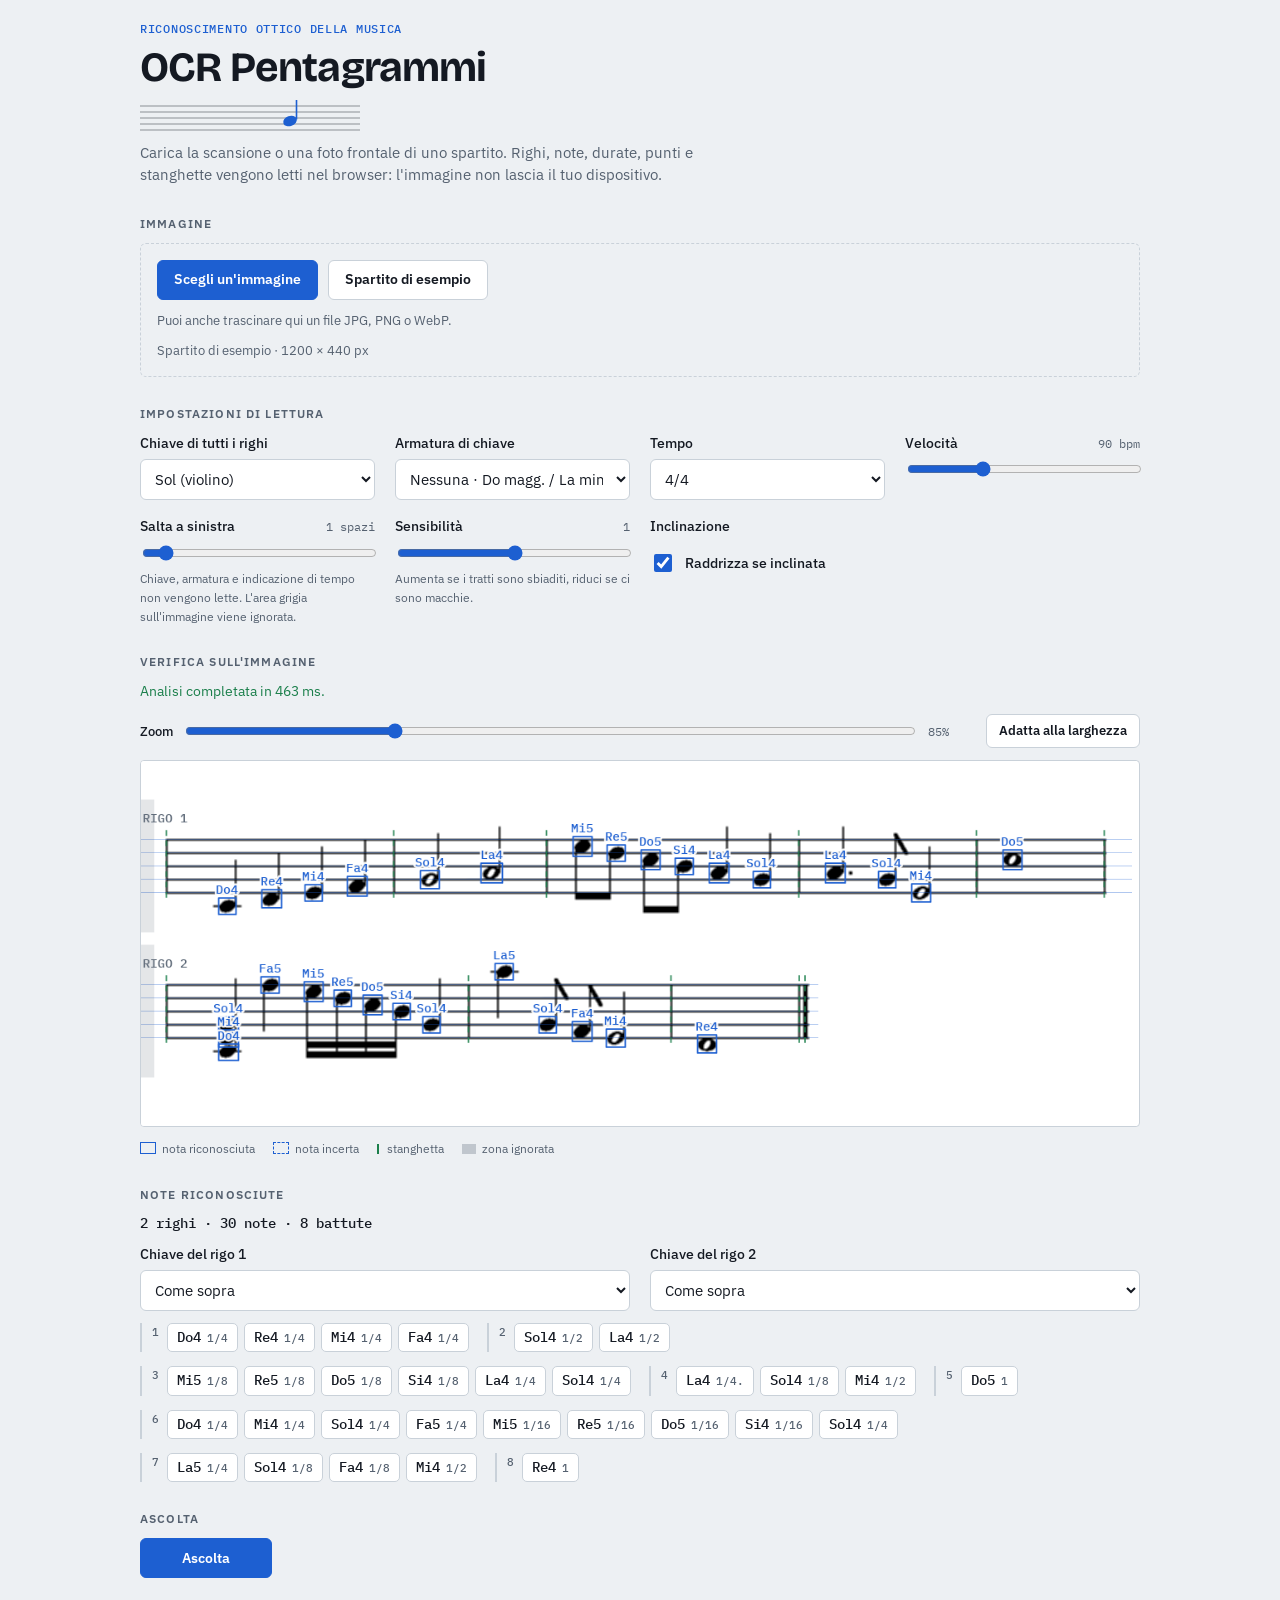
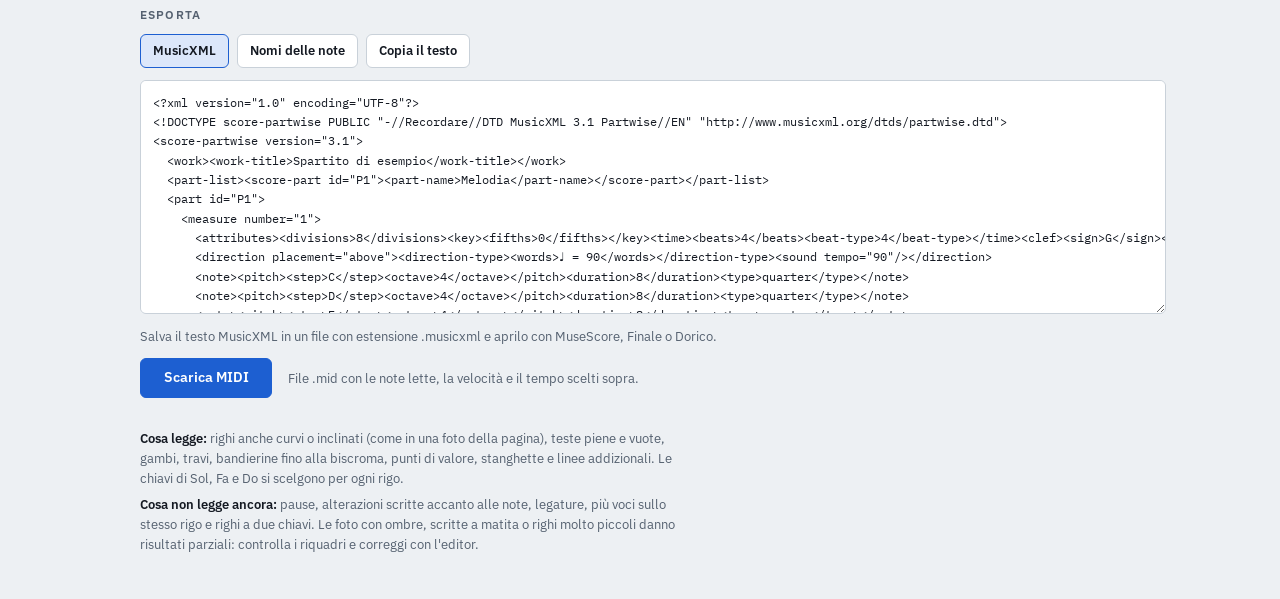
<file: noteLens/index.html>
<!doctype html>
<html lang="it">
<head>
<meta charset="utf-8">
<meta name="viewport" content="width=device-width, initial-scale=1, viewport-fit=cover">
<title>OCR Pentagrammi</title>
<link rel="stylesheet" href="https://fonts.googleapis.com/css2?family=Bricolage+Grotesque:opsz,wght@12..96,600;12..96,700&family=IBM+Plex+Mono:wght@400;500&family=IBM+Plex+Sans:wght@400;500;600&display=swap">
<link rel="stylesheet" href="style.css">
</head>
<body>

<div class="shell">
  <header class="masthead">
    <p class="kicker">Riconoscimento ottico della musica</p>
    <h1>OCR Pentagrammi</h1>
    <svg class="staff-rule" viewBox="0 0 220 32" role="img" aria-label="Un pentagramma con una nota">
      <g stroke="currentColor" stroke-opacity="0.45" stroke-width="1.2">
        <line x1="0" y1="6" x2="220" y2="6" /><line x1="0" y1="12" x2="220" y2="12" /><line x1="0" y1="18" x2="220" y2="18" />
        <line x1="0" y1="24" x2="220" y2="24" /><line x1="0" y1="30" x2="220" y2="30" />
      </g>
      <g fill="var(--accent)" stroke="var(--accent)">
        <ellipse cx="150" cy="21" rx="7" ry="5" transform="rotate(-20 150 21)" stroke="none" />
        <line x1="156.5" y1="19.5" x2="156.5" y2="-4" stroke-width="1.6" />
      </g>
    </svg>
    <p class="lede">Carica la scansione o una foto frontale di uno spartito. Righi, note, durate, punti e stanghette vengono letti nel browser: l'immagine non lascia il tuo dispositivo.</p>
  </header>

  <section class="sec" aria-labelledby="h-img">
    <h2 id="h-img">Immagine</h2>
    <div class="drop" id="drop">
      <div class="row">
        <button class="btn primary" id="btnPick" type="button">Scegli un'immagine</button>
        <input id="file" type="file" accept="image/*" hidden>
        <button class="btn" id="btnSample" type="button">Spartito di esempio</button>
      </div>
      <p class="hint">Puoi anche trascinare qui un file JPG, PNG o WebP.</p>
      <p class="hint" id="srcInfo"></p>
    </div>
  </section>

  <section class="sec" aria-labelledby="h-set">
    <h2 id="h-set">Impostazioni di lettura</h2>
    <div class="fields">
      <div class="field">
        <label class="lab" for="clef">Chiave di tutti i righi</label>
        <select id="clef"><option value="treble">Sol (violino)</option><option value="bass">Fa (basso)</option><option value="alto">Do contralto (3ª riga)</option><option value="tenor">Do tenore (4ª riga)</option></select>
      </div>
      <div class="field">
        <label class="lab" for="key">Armatura di chiave</label>
        <select id="key"></select>
      </div>
      <div class="field">
        <label class="lab" for="meter">Tempo</label>
        <select id="meter">
          <option value="4/4">4/4</option><option value="3/4">3/4</option><option value="2/4">2/4</option>
          <option value="6/8">6/8</option><option value="2/2">2/2</option><option value="3/8">3/8</option>
        </select>
      </div>
      <div class="field">
        <label class="lab" for="bpm"><span>Velocità</span><output id="bpmOut" for="bpm"></output></label>
        <input id="bpm" type="range" min="40" max="200" step="1" value="90">
      </div>
      <div class="field">
        <label class="lab" for="skip"><span>Salta a sinistra</span><output id="skipOut" for="skip"></output></label>
        <input id="skip" type="range" min="0" max="14" step="0.5" value="1">
        <span class="help">Chiave, armatura e indicazione di tempo non vengono lette. L'area grigia sull'immagine viene ignorata.</span>
      </div>
      <div class="field">
        <label class="lab" for="thr"><span>Sensibilità</span><output id="thrOut" for="thr"></output></label>
        <input id="thr" type="range" min="0.6" max="1.4" step="0.05" value="1">
        <span class="help">Aumenta se i tratti sono sbiaditi, riduci se ci sono macchie.</span>
      </div>
      <div class="field">
        <span class="lab">Inclinazione</span>
        <label class="check"><input id="deskew" type="checkbox" checked> Raddrizza se inclinata</label>
      </div>
    </div>
  </section>

  <section class="sec" aria-labelledby="h-ver">
    <h2 id="h-ver">Verifica sull'immagine</h2>
    <p class="status" id="status" role="status" aria-live="polite">Avvio…</p>
    <div class="toolbar">
      <div class="zoomwrap">
        <span>Zoom</span>
        <input id="zoom" type="range" min="20" max="250" step="5" value="100" aria-label="Zoom dell'immagine">
        <output id="zoomOut" for="zoom"></output>
      </div>
      <button class="btn small" id="fit" type="button">Adatta alla larghezza</button>
    </div>
    <div class="stage" id="stage" tabindex="0" aria-label="Spartito con le note riconosciute"><canvas id="cv" width="10" height="10"></canvas></div>
    <div class="legend" aria-hidden="true">
      <span><i class="lg-note"></i>nota riconosciuta</span>
      <span><i class="lg-low"></i>nota incerta</span>
      <span><i class="lg-bar"></i>stanghetta</span>
      <span><i class="lg-skip"></i>zona ignorata</span>
    </div>
  </section>

  <section class="sec" aria-labelledby="h-note">
    <h2 id="h-note">Note riconosciute</h2>
    <div class="summary-row">
      <p class="summary" id="summary"></p>
      <button class="btn small" id="restore" type="button" hidden></button>
    </div>
    <div class="fields" id="staffClefs" hidden></div>
    <div class="score" id="list"></div>
    <div class="editor" id="editor" hidden>
      <div class="ed-head"><span class="ed-name" id="edName"></span><span class="ed-meta" id="edMeta"></span></div>
      <div class="ed-grid">
        <div class="field">
          <span class="lab">Altezza</span>
          <div class="seg">
            <button id="edDown" type="button">Più grave</button>
            <button id="edUp" type="button">Più acuta</button>
          </div>
        </div>
        <div class="field">
          <label class="lab" for="edType">Durata</label>
          <select id="edType"></select>
        </div>
        <div class="field">
          <span class="lab">Puntata</span>
          <label class="check"><input id="edDot" type="checkbox"> Aumenta di metà</label>
        </div>
        <div class="field">
          <span class="lab">Alterazione</span>
          <div class="seg" id="edAcc">
            <button type="button" data-acc="auto" aria-label="Segui l'armatura">Auto</button>
            <button type="button" data-acc="#" aria-label="Diesis">♯</button>
            <button type="button" data-acc="b" aria-label="Bemolle">♭</button>
            <button type="button" data-acc="n" aria-label="Bequadro">♮</button>
          </div>
        </div>
        <div class="field"><button class="btn danger" id="edDel" type="button">Elimina nota</button></div>
      </div>
      <p class="ed-tip">La durata vale per tutte le note dell'accordo. Con una nota selezionata, le frecce su e giù ne cambiano l'altezza e Canc la elimina.</p>
    </div>
  </section>

  <section class="sec" aria-labelledby="h-play">
    <h2 id="h-play">Ascolta</h2>
    <div class="player">
      <button class="btn primary toggle" id="play" type="button" aria-pressed="false">Ascolta</button>
      <span class="hint" id="playInfo"></span>
    </div>
  </section>

  <section class="sec" aria-labelledby="h-exp">
    <h2 id="h-exp">Esporta</h2>
    <div class="tabs" role="tablist" aria-label="Formato di esportazione">
      <button class="btn small" id="tabXml" role="tab" type="button" aria-selected="true">MusicXML</button>
      <button class="btn small" id="tabNames" role="tab" type="button" aria-selected="false">Nomi delle note</button>
      <button class="btn small" id="copy" type="button">Copia il testo</button>
    </div>
    <textarea id="out" readonly spellcheck="false" aria-label="Testo esportato"></textarea>
    <p class="hint">Salva il testo MusicXML in un file con estensione .musicxml e aprilo con MuseScore, Finale o Dorico.</p>
    <div class="player">
      <button class="btn primary" id="dlMidi" type="button">Scarica MIDI</button>
      <span class="hint" id="midiInfo">File .mid con le note lette, la velocità e il tempo scelti sopra.</span>
    </div>
  </section>

  <section class="limits" aria-label="Limiti attuali">
    <p><strong>Cosa legge:</strong> righi anche curvi o inclinati (come in una foto della pagina), teste piene e vuote, gambi, travi, bandierine fino alla biscroma, punti di valore, stanghette e linee addizionali. Le chiavi di Sol, Fa e Do si scelgono per ogni rigo.</p>
    <p><strong>Cosa non legge ancora:</strong> pause, alterazioni scritte accanto alle note, legature, più voci sullo stesso rigo e righi a due chiavi. Le foto con ombre, scritte a matita o righi molto piccoli danno risultati parziali: controlla i riquadri e correggi con l'editor.</p>
  </section>
</div>

<script src="music.js"></script>
<script src="ocr.js"></script>
<script src="sample.js"></script>
<script src="viewer.js"></script>
<script src="player.js"></script>
<script src="exporter.js"></script>
<script src="app.js"></script>
</body>
</html>
</file>
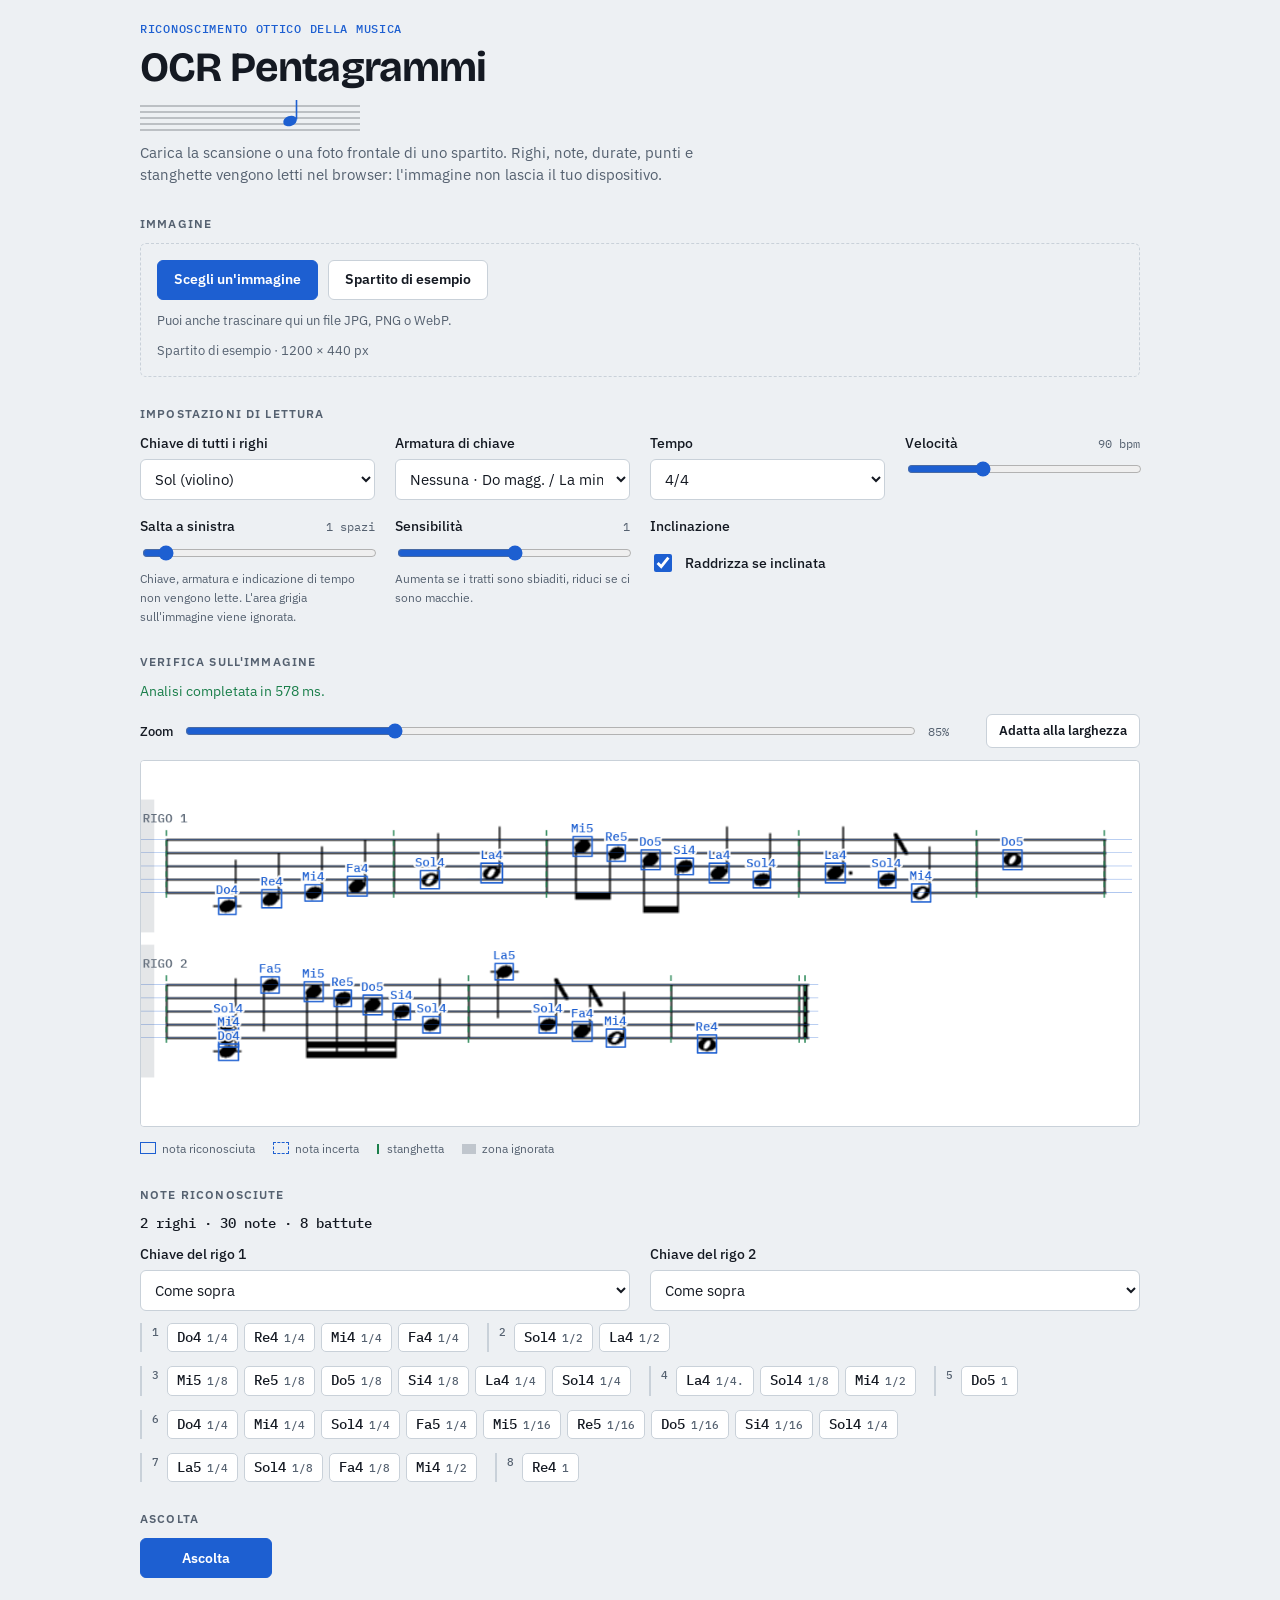
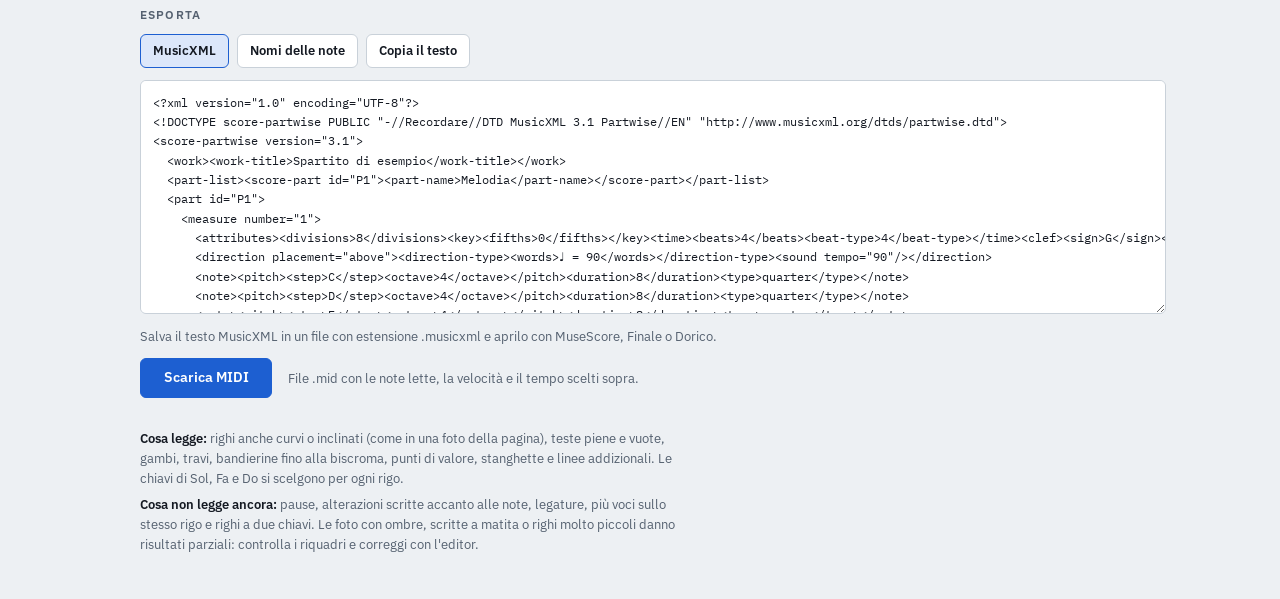
<file: NoteLens.html>
<!doctype html>
<html lang="it">
<head>
<meta charset="utf-8">
<meta name="viewport" content="width=device-width, initial-scale=1, viewport-fit=cover">
<title>OCR Pentagrammi</title>
<meta name="claude:viewport-fit-sides" content="cover">
<link rel="stylesheet" href="https://fonts.googleapis.com/css2?family=Bricolage+Grotesque:opsz,wght@12..96,600;12..96,700&family=IBM+Plex+Mono:wght@400;500&family=IBM+Plex+Sans:wght@400;500;600&display=swap">
<style>
  /* Layout: una colonna di lavoro, dall'immagine al testo esportato; i riquadri blu sulla scansione sono il centro della pagina. */
  :root {
    --bg: #EDF0F3; --panel: #FFFFFF; --soft: #E3E8ED; --ink: #141922; --muted: #556170; --line: #C9D1D9;
    --accent: #1D5FD1; --accent-ink: #FFFFFF; --accent-soft: #DCE7FA;
    --mark: #C2410C; --mark-soft: #FBE3D6; --mark-ink: #FFFFFF;
    --good: #1B7F4B; --warn: #9A5B0A; --danger: #B42318;
    --paper: #FFFFFF;
    --cv-accent: #1D5FD1; --cv-bar: #1B7F4B;
    --font-display: 'Bricolage Grotesque', 'Segoe UI', system-ui, sans-serif;
    --font-body: 'IBM Plex Sans', system-ui, -apple-system, 'Segoe UI', sans-serif;
    --font-mono: 'IBM Plex Mono', ui-monospace, 'SFMono-Regular', Menlo, Consolas, monospace;
  }
  @media (prefers-color-scheme: dark) {
    :root:not([data-theme="light"]) {
      --bg: #0F1319; --panel: #171C24; --soft: #1E2530; --ink: #E7EBF0; --muted: #98A4B2; --line: #2D3744;
      --accent: #7AA7FF; --accent-ink: #0B1220; --accent-soft: #1D2A44;
      --mark: #FF9A6B; --mark-soft: #3A2418; --mark-ink: #1A0D06;
      --good: #5CD08F; --warn: #E5B454; --danger: #FF8A80;
      color-scheme: dark;
    }
  }
  :root[data-theme="dark"] {
    --bg: #0F1319; --panel: #171C24; --soft: #1E2530; --ink: #E7EBF0; --muted: #98A4B2; --line: #2D3744;
    --accent: #7AA7FF; --accent-ink: #0B1220; --accent-soft: #1D2A44;
    --mark: #FF9A6B; --mark-soft: #3A2418; --mark-ink: #1A0D06;
    --good: #5CD08F; --warn: #E5B454; --danger: #FF8A80;
    color-scheme: dark;
  }
  body { background: var(--bg); color: var(--ink); font-family: var(--font-body); font-size: 15px; line-height: 1.5; }
  .shell {
    max-width: 1000px; margin: 0 auto; display: grid; gap: 30px; padding-block: 22px 44px;
    padding-left: max(16px, env(safe-area-inset-left, 0px)); padding-right: max(16px, env(safe-area-inset-right, 0px));
  }
  [hidden] { display: none !important; }
  .sec { display: grid; gap: 12px; min-width: 0; }
  h1, h2, p { margin: 0; }
  h2 { font: 600 0.72rem/1.2 var(--font-body); text-transform: uppercase; letter-spacing: 0.1em; color: var(--muted); }
  :focus-visible { outline: 2px solid var(--accent); outline-offset: 2px; }

  /* testata */
  .masthead { display: grid; gap: 10px; }
  .kicker { font: 500 0.74rem/1.2 var(--font-mono); letter-spacing: 0.06em; text-transform: uppercase; color: var(--accent); }
  h1 { font: 700 clamp(1.9rem, 6vw, 2.6rem)/1.05 var(--font-display); letter-spacing: -0.02em; text-wrap: balance; }
  .lede { max-width: 62ch; color: var(--muted); }
  .staff-rule { width: min(220px, 60%); height: 32px; color: var(--ink); }

  /* controlli */
  .btn {
    display: inline-flex; align-items: center; justify-content: center; gap: 8px; min-height: 40px; padding: 0 16px;
    border: 1px solid var(--line); background: var(--panel); color: var(--ink); border-radius: 6px;
    font: 600 0.9rem/1 var(--font-body); cursor: pointer;
  }
  .btn:hover { border-color: var(--muted); }
  .btn.primary { background: var(--accent); border-color: var(--accent); color: var(--accent-ink); }
  .btn.danger { color: var(--danger); }
  .btn.small { min-height: 34px; padding: 0 12px; font-size: 0.84rem; }
  .btn[aria-pressed="true"].toggle, .seg button[aria-pressed="true"] { background: var(--accent-soft); border-color: var(--accent); color: var(--ink); }
  select, input[type="range"] { width: 100%; min-width: 0; }
  select {
    font: inherit; color: var(--ink); background: var(--panel); border: 1px solid var(--line); border-radius: 6px; padding: 9px 10px; min-height: 40px;
  }
  input[type="range"] { accent-color: var(--accent); }
  .field { display: grid; gap: 6px; min-width: 0; align-content: start; }
  .field .lab { display: flex; justify-content: space-between; align-items: baseline; gap: 10px; font-weight: 500; font-size: 0.86rem; }
  .field output { font: 400 0.78rem var(--font-mono); color: var(--muted); }
  .field .help { font-size: 0.78rem; color: var(--muted); }
  .fields { display: grid; grid-template-columns: repeat(auto-fit, minmax(min(100%, 210px), 1fr)); gap: 16px 20px; }
  .check { display: flex; align-items: center; gap: 10px; min-height: 40px; font-weight: 500; font-size: 0.9rem; }
  .check input { width: 18px; height: 18px; accent-color: var(--accent); }

  /* sorgente */
  .drop { display: grid; gap: 10px; padding: 16px; border: 1.5px dashed var(--line); border-radius: 6px; }
  .drop.over { border-color: var(--accent); background: var(--accent-soft); }
  .row { display: flex; flex-wrap: wrap; gap: 10px; align-items: center; }
  .hint { font-size: 0.84rem; color: var(--muted); overflow-wrap: anywhere; }

  /* viewer */
  .toolbar { display: flex; flex-wrap: wrap; align-items: center; gap: 10px 16px; }
  .toolbar .zoomwrap { display: flex; align-items: center; gap: 10px; flex: 1 1 220px; min-width: 0; }
  .toolbar .zoomwrap span { font-size: 0.84rem; font-weight: 500; }
  .toolbar output { font: 400 0.78rem var(--font-mono); color: var(--muted); min-width: 3.4em; }
  .stage { border: 1px solid var(--line); background: var(--paper); overflow: auto; max-height: min(72vh, 700px); border-radius: 4px; }
  .stage canvas { display: block; cursor: crosshair; }
  .status { font-size: 0.88rem; color: var(--muted); min-height: 1.4em; }
  .status[data-kind="ok"] { color: var(--good); }
  .status[data-kind="warn"] { color: var(--warn); }
  .legend { display: flex; flex-wrap: wrap; gap: 6px 18px; font-size: 0.78rem; color: var(--muted); }
  .legend i { display: inline-block; width: 14px; height: 10px; margin-right: 6px; vertical-align: -1px; }
  .lg-note { border: 1.5px solid var(--cv-accent); }
  .lg-low { border: 1.5px dashed var(--cv-accent); }
  .lg-bar { border-left: 2px dashed var(--cv-bar); width: 2px !important; }
  .lg-skip { background: rgba(88, 100, 115, 0.3); }

  /* risultati */
  .summary-row { display: flex; flex-wrap: wrap; gap: 8px 14px; align-items: center; }
  .summary { font: 500 0.88rem var(--font-mono); }
  .score { display: flex; flex-wrap: wrap; gap: 14px 18px; }
  .measure { display: flex; flex-wrap: wrap; gap: 6px; align-items: center; padding-left: 10px; border-left: 2px solid var(--line); min-width: 0; }
  .mno { align-self: flex-start; font: 500 0.66rem/1 var(--font-mono); color: var(--muted); margin-right: 2px; padding-top: 4px; }
  .chip {
    display: inline-flex; align-items: baseline; gap: 6px; padding: 6px 9px; border: 1px solid var(--line); background: var(--panel);
    color: var(--ink); border-radius: 5px; font: 500 0.86rem/1.1 var(--font-mono); cursor: pointer;
  }
  .chip .du { font-size: 0.7rem; color: var(--muted); }
  .chip.low { border-style: dashed; }
  .chip[aria-pressed="true"] { border-color: var(--mark); background: var(--mark-soft); }
  .chip.playing { background: var(--mark); border-color: var(--mark); color: var(--mark-ink); }
  .chip.playing .du { color: var(--mark-ink); }
  .empty { color: var(--muted); font-size: 0.9rem; }

  .editor { display: grid; gap: 14px; padding: 14px; background: var(--soft); border: 1px solid var(--line); border-radius: 6px; }
  .ed-head { display: flex; flex-wrap: wrap; align-items: baseline; gap: 4px 14px; }
  .ed-name { font: 700 1.6rem/1 var(--font-display); }
  .ed-meta { color: var(--muted); font-size: 0.84rem; }
  .ed-grid { display: grid; grid-template-columns: repeat(auto-fit, minmax(min(100%, 170px), 1fr)); gap: 14px; align-items: end; }
  .seg { display: flex; }
  .seg button { flex: 1; min-height: 40px; padding: 0 10px; border: 1px solid var(--line); background: var(--panel); color: var(--ink); font: 600 0.9rem var(--font-body); cursor: pointer; }
  .seg button + button { margin-left: -1px; }
  .seg button:first-child { border-radius: 6px 0 0 6px; }
  .seg button:last-child { border-radius: 0 6px 6px 0; }
  .ed-tip { font-size: 0.78rem; color: var(--muted); }

  /* riproduzione ed export */
  .player { display: flex; flex-wrap: wrap; gap: 12px 16px; align-items: center; }
  .player .btn { min-width: 132px; }
  .tabs { display: flex; flex-wrap: wrap; gap: 8px; align-items: center; }
  .tabs [role="tab"][aria-selected="true"] { background: var(--accent-soft); border-color: var(--accent); }
  textarea {
    width: 100%; min-height: 13rem; resize: vertical; padding: 12px; background: var(--panel); color: var(--ink);
    border: 1px solid var(--line); border-radius: 6px; font: 400 0.78rem/1.55 var(--font-mono); white-space: pre; overflow: auto;
  }
  .limits { display: grid; gap: 6px; font-size: 0.84rem; color: var(--muted); max-width: 70ch; }
  .limits strong { color: var(--ink); font-weight: 600; }
  @media (prefers-reduced-motion: no-preference) { .btn, .chip { transition: background-color 0.12s, border-color 0.12s; } }
</style>
<style>:root{color-scheme:light}body{margin:0}img{max-width:100%}[hidden]{display:none!important}</style>
</head>
<body>

<div class="shell">
  <header class="masthead">
    <p class="kicker">Riconoscimento ottico della musica</p>
    <h1>OCR Pentagrammi</h1>
    <svg class="staff-rule" viewBox="0 0 220 32" role="img" aria-label="Un pentagramma con una nota">
      <g stroke="currentColor" stroke-opacity="0.45" stroke-width="1.2">
        <line x1="0" y1="6" x2="220" y2="6" /><line x1="0" y1="12" x2="220" y2="12" /><line x1="0" y1="18" x2="220" y2="18" />
        <line x1="0" y1="24" x2="220" y2="24" /><line x1="0" y1="30" x2="220" y2="30" />
      </g>
      <g fill="var(--accent)" stroke="var(--accent)">
        <ellipse cx="150" cy="21" rx="7" ry="5" transform="rotate(-20 150 21)" stroke="none" />
        <line x1="156.5" y1="19.5" x2="156.5" y2="-4" stroke-width="1.6" />
      </g>
    </svg>
    <p class="lede">Carica la scansione o una foto frontale di uno spartito. Righi, note, durate, punti e stanghette vengono letti nel browser: l'immagine non lascia il tuo dispositivo.</p>
  </header>

  <section class="sec" aria-labelledby="h-img">
    <h2 id="h-img">Immagine</h2>
    <div class="drop" id="drop">
      <div class="row">
        <button class="btn primary" id="btnPick" type="button">Scegli un'immagine</button>
        <input id="file" type="file" accept="image/*" hidden>
        <button class="btn" id="btnSample" type="button">Spartito di esempio</button>
      </div>
      <p class="hint">Puoi anche trascinare qui un file JPG, PNG o WebP.</p>
      <p class="hint" id="srcInfo"></p>
    </div>
  </section>

  <section class="sec" aria-labelledby="h-set">
    <h2 id="h-set">Impostazioni di lettura</h2>
    <div class="fields">
      <div class="field">
        <label class="lab" for="clef">Chiave di tutti i righi</label>
        <select id="clef"><option value="treble">Sol (violino)</option><option value="bass">Fa (basso)</option><option value="alto">Do contralto (3ª riga)</option><option value="tenor">Do tenore (4ª riga)</option></select>
      </div>
      <div class="field">
        <label class="lab" for="key">Armatura di chiave</label>
        <select id="key"></select>
      </div>
      <div class="field">
        <label class="lab" for="meter">Tempo</label>
        <select id="meter">
          <option value="4/4">4/4</option><option value="3/4">3/4</option><option value="2/4">2/4</option>
          <option value="6/8">6/8</option><option value="2/2">2/2</option><option value="3/8">3/8</option>
        </select>
      </div>
      <div class="field">
        <label class="lab" for="bpm"><span>Velocità</span><output id="bpmOut" for="bpm"></output></label>
        <input id="bpm" type="range" min="40" max="200" step="1" value="90">
      </div>
      <div class="field">
        <label class="lab" for="skip"><span>Salta a sinistra</span><output id="skipOut" for="skip"></output></label>
        <input id="skip" type="range" min="0" max="14" step="0.5" value="1">
        <span class="help">Chiave, armatura e indicazione di tempo non vengono lette. L'area grigia sull'immagine viene ignorata.</span>
      </div>
      <div class="field">
        <label class="lab" for="thr"><span>Sensibilità</span><output id="thrOut" for="thr"></output></label>
        <input id="thr" type="range" min="0.6" max="1.4" step="0.05" value="1">
        <span class="help">Aumenta se i tratti sono sbiaditi, riduci se ci sono macchie.</span>
      </div>
      <div class="field">
        <span class="lab">Inclinazione</span>
        <label class="check"><input id="deskew" type="checkbox" checked> Raddrizza se inclinata</label>
      </div>
    </div>
  </section>

  <section class="sec" aria-labelledby="h-ver">
    <h2 id="h-ver">Verifica sull'immagine</h2>
    <p class="status" id="status" role="status" aria-live="polite">Avvio…</p>
    <div class="toolbar">
      <div class="zoomwrap">
        <span>Zoom</span>
        <input id="zoom" type="range" min="20" max="250" step="5" value="100" aria-label="Zoom dell'immagine">
        <output id="zoomOut" for="zoom"></output>
      </div>
      <button class="btn small" id="fit" type="button">Adatta alla larghezza</button>
    </div>
    <div class="stage" id="stage" tabindex="0" aria-label="Spartito con le note riconosciute"><canvas id="cv" width="10" height="10"></canvas></div>
    <div class="legend" aria-hidden="true">
      <span><i class="lg-note"></i>nota riconosciuta</span>
      <span><i class="lg-low"></i>nota incerta</span>
      <span><i class="lg-bar"></i>stanghetta</span>
      <span><i class="lg-skip"></i>zona ignorata</span>
    </div>
  </section>

  <section class="sec" aria-labelledby="h-note">
    <h2 id="h-note">Note riconosciute</h2>
    <div class="summary-row">
      <p class="summary" id="summary"></p>
      <button class="btn small" id="restore" type="button" hidden></button>
    </div>
    <div class="fields" id="staffClefs" hidden></div>
    <div class="score" id="list"></div>
    <div class="editor" id="editor" hidden>
      <div class="ed-head"><span class="ed-name" id="edName"></span><span class="ed-meta" id="edMeta"></span></div>
      <div class="ed-grid">
        <div class="field">
          <span class="lab">Altezza</span>
          <div class="seg">
            <button id="edDown" type="button">Più grave</button>
            <button id="edUp" type="button">Più acuta</button>
          </div>
        </div>
        <div class="field">
          <label class="lab" for="edType">Durata</label>
          <select id="edType"></select>
        </div>
        <div class="field">
          <span class="lab">Puntata</span>
          <label class="check"><input id="edDot" type="checkbox"> Aumenta di metà</label>
        </div>
        <div class="field">
          <span class="lab">Alterazione</span>
          <div class="seg" id="edAcc">
            <button type="button" data-acc="auto" aria-label="Segui l'armatura">Auto</button>
            <button type="button" data-acc="#" aria-label="Diesis">♯</button>
            <button type="button" data-acc="b" aria-label="Bemolle">♭</button>
            <button type="button" data-acc="n" aria-label="Bequadro">♮</button>
          </div>
        </div>
        <div class="field"><button class="btn danger" id="edDel" type="button">Elimina nota</button></div>
      </div>
      <p class="ed-tip">La durata vale per tutte le note dell'accordo. Con una nota selezionata, le frecce su e giù ne cambiano l'altezza e Canc la elimina.</p>
    </div>
  </section>

  <section class="sec" aria-labelledby="h-play">
    <h2 id="h-play">Ascolta</h2>
    <div class="player">
      <button class="btn primary toggle" id="play" type="button" aria-pressed="false">Ascolta</button>
      <span class="hint" id="playInfo"></span>
    </div>
  </section>

  <section class="sec" aria-labelledby="h-exp">
    <h2 id="h-exp">Esporta</h2>
    <div class="tabs" role="tablist" aria-label="Formato di esportazione">
      <button class="btn small" id="tabXml" role="tab" type="button" aria-selected="true">MusicXML</button>
      <button class="btn small" id="tabNames" role="tab" type="button" aria-selected="false">Nomi delle note</button>
      <button class="btn small" id="copy" type="button">Copia il testo</button>
    </div>
    <textarea id="out" readonly spellcheck="false" aria-label="Testo esportato"></textarea>
    <p class="hint">Salva il testo MusicXML in un file con estensione .musicxml e aprilo con MuseScore, Finale o Dorico.</p>
    <div class="player">
      <button class="btn primary" id="dlMidi" type="button">Scarica MIDI</button>
      <span class="hint" id="midiInfo">File .mid con le note lette, la velocità e il tempo scelti sopra.</span>
    </div>
  </section>

  <section class="limits" aria-label="Limiti attuali">
    <p><strong>Cosa legge:</strong> righi anche curvi o inclinati (come in una foto della pagina), teste piene e vuote, gambi, travi, bandierine fino alla biscroma, punti di valore, stanghette e linee addizionali. Le chiavi di Sol, Fa e Do si scelgono per ogni rigo.</p>
    <p><strong>Cosa non legge ancora:</strong> pause, alterazioni scritte accanto alle note, legature, più voci sullo stesso rigo e righi a due chiavi. Le foto con ombre, scritte a matita o righi molto piccoli danno risultati parziali: controlla i riquadri e correggi con l'editor.</p>
  </section>
</div>

<script>/* OMR engine: riconoscimento di pentagrammi in JavaScript puro.
   Funziona sia nel browser (window.OMR) sia in Node (module.exports). */
(function (root, factory) {
  if (typeof module === 'object' && module.exports) module.exports = factory();
  else root.OMR = factory();
})(typeof self !== 'undefined' ? self : this, function () {
  'use strict';

  /* ------------------------------------------------------------------ */
  /* Costanti musicali                                                   */
  /* ------------------------------------------------------------------ */
  const LETTERS = ['C', 'D', 'E', 'F', 'G', 'A', 'B'];
  const SOLFEGE = ['Do', 'Re', 'Mi', 'Fa', 'Sol', 'La', 'Si'];
  const SEMI = [0, 2, 4, 5, 7, 9, 11];
  const SHARP_ORDER = [3, 0, 4, 1, 5, 2, 6]; // F C G D A E B
  const FLAT_ORDER = [6, 2, 5, 1, 4, 0, 3]; // B E A D G C F
  const BEATS = { whole: 4, half: 2, quarter: 1, eighth: 0.5, sixteenth: 0.25, thirtysecond: 0.125 };
  const XMLTYPE = { whole: 'whole', half: 'half', quarter: 'quarter', eighth: 'eighth', sixteenth: '16th', thirtysecond: '32nd' };
  const TYPE_BY_FLAGS = ['quarter', 'eighth', 'sixteenth', 'thirtysecond'];
  // diapason (indice diatonico) della linea più bassa del rigo
  const BASE_DIATONIC = { treble: 4 * 7 + 2, bass: 2 * 7 + 4, alto: 3 * 7 + 3, tenor: 3 * 7 + 1 }; // linea più bassa: E4, G2, F3, D3
  const CLEF_XML = { treble: '<sign>G</sign><line>2</line>', bass: '<sign>F</sign><line>4</line>', alto: '<sign>C</sign><line>3</line>', tenor: '<sign>C</sign><line>4</line>' };
  const clefOf = (s, staff) => (s.clefs && s.clefs[staff]) || s.clef || 'treble';

  /* ------------------------------------------------------------------ */
  /* Elaborazione di immagine                                            */
  /* ------------------------------------------------------------------ */
  function otsu(g) {
    const h = new Float64Array(256);
    for (let i = 0; i < g.length; i++) h[g[i]]++;
    const tot = g.length;
    let sum = 0;
    for (let i = 0; i < 256; i++) sum += i * h[i];
    let wB = 0, sB = 0, best = -1, thr = 127;
    for (let t = 0; t < 256; t++) {
      wB += h[t];
      if (!wB) continue;
      const wF = tot - wB;
      if (!wF) break;
      sB += t * h[t];
      const mB = sB / wB, mF = (sum - sB) / wF;
      const v = wB * wF * (mB - mF) * (mB - mF);
      if (v > best) { best = v; thr = t; }
    }
    return thr + 1;
  }

  function downscale(g, w, h, s) {
    const W = Math.max(1, Math.round(w * s)), H = Math.max(1, Math.round(h * s));
    const out = new Uint8Array(W * H);
    for (let y = 0; y < H; y++) {
      const sy0 = Math.floor(y / s), sy1 = Math.min(h, Math.max(sy0 + 1, Math.floor((y + 1) / s)));
      for (let x = 0; x < W; x++) {
        const sx0 = Math.floor(x / s), sx1 = Math.min(w, Math.max(sx0 + 1, Math.floor((x + 1) / s)));
        let sum = 0, n = 0;
        for (let yy = sy0; yy < sy1; yy++) for (let xx = sx0; xx < sx1; xx++) { sum += g[yy * w + xx]; n++; }
        out[y * W + x] = n ? Math.round(sum / n) : 255;
      }
    }
    return { gray: out, W, H };
  }

  // nero = 1. Soglia globale combinata con media locale (regge ombre e sfondi irregolari).
  function binarize(g, W, H, thr) {
    const R = Math.max(10, Math.min(60, Math.round(Math.min(W, H) / 14)));
    const S = W + 1;
    const I = new Uint32Array(S * (H + 1));
    for (let y = 0; y < H; y++) {
      let row = 0;
      for (let x = 0; x < W; x++) {
        row += g[y * W + x];
        I[(y + 1) * S + x + 1] = I[y * S + x + 1] + row;
      }
    }
    const out = new Uint8Array(W * H);
    for (let y = 0; y < H; y++) {
      const y0 = Math.max(0, y - R), y1 = Math.min(H, y + R + 1);
      for (let x = 0; x < W; x++) {
        const v = g[y * W + x];
        if (v >= thr) continue;
        const x0 = Math.max(0, x - R), x1 = Math.min(W, x + R + 1);
        const area = (x1 - x0) * (y1 - y0);
        const sum = I[y1 * S + x1] - I[y0 * S + x1] - I[y1 * S + x0] + I[y0 * S + x0];
        if (v < sum / area - 10) out[y * W + x] = 1;
      }
    }
    return out;
  }

  function estimateSkew(bin, W, H) {
    let count = 0;
    for (let i = 0; i < bin.length; i++) count += bin[i];
    if (count < 200) return 0;
    const stride = Math.max(1, Math.floor(count / 120000));
    const xs = [], ys = [];
    let k = 0;
    for (let y = 0; y < H; y++) {
      for (let x = 0; x < W; x++) {
        if (bin[y * W + x]) { if (k++ % stride === 0) { xs.push(x); ys.push(y); } }
      }
    }
    const n = xs.length;
    const off = Math.ceil(W * 0.1) + 2;
    const hist = new Int32Array(H + 2 * off + 8);
    function score(deg) {
      const a = deg * Math.PI / 180, c = Math.cos(a), s = Math.sin(a);
      hist.fill(0);
      for (let i = 0; i < n; i++) {
        const yy = Math.round(ys[i] * c - xs[i] * s) + off;
        if (yy >= 0 && yy < hist.length) hist[yy]++;
      }
      let sc = 0;
      for (let i = 0; i < hist.length; i++) sc += hist[i] * hist[i];
      return sc;
    }
    let bestA = 0, bestS = -1;
    for (let d = -4; d <= 4.001; d += 0.25) { const sc = score(d); if (sc > bestS) { bestS = sc; bestA = d; } }
    const c0 = bestA;
    for (let d = c0 - 0.25; d <= c0 + 0.2501; d += 0.05) { const sc = score(d); if (sc > bestS) { bestS = sc; bestA = d; } }
    return bestA * Math.PI / 180;
  }

  function rotateGray(g, W, H, th) {
    const c = Math.cos(th), s = Math.sin(th), cx = W / 2, cy = H / 2;
    const out = new Uint8Array(W * H).fill(255);
    for (let y = 0; y < H; y++) {
      for (let x = 0; x < W; x++) {
        const dx = x - cx, dy = y - cy;
        const xs = cx + dx * c - dy * s, ys = cy + dx * s + dy * c;
        const x0 = Math.floor(xs), y0 = Math.floor(ys);
        if (x0 < 0 || y0 < 0 || x0 >= W - 1 || y0 >= H - 1) continue;
        const fx = xs - x0, fy = ys - y0;
        const i = y0 * W + x0;
        const v = g[i] * (1 - fx) * (1 - fy) + g[i + 1] * fx * (1 - fy) + g[i + W] * (1 - fx) * fy + g[i + W + 1] * fx * fy;
        out[y * W + x] = v;
      }
    }
    return out;
  }

  function label(bin, w, h, val, conn8) {
    const N = w * h;
    const lab = new Int32Array(N);
    const comps = [null];
    const stack = new Int32Array(N);
    let n = 0;
    for (let i = 0; i < N; i++) {
      if (bin[i] !== val || lab[i]) continue;
      n++;
      let sp = 0;
      stack[sp++] = i; lab[i] = n;
      let area = 0, x0 = w, y0 = h, x1 = -1, y1 = -1, border = false;
      while (sp) {
        const p = stack[--sp];
        const y = (p / w) | 0, x = p - y * w;
        area++;
        if (x < x0) x0 = x; if (x > x1) x1 = x; if (y < y0) y0 = y; if (y > y1) y1 = y;
        if (x === 0 || y === 0 || x === w - 1 || y === h - 1) border = true;
        const l = x > 0, r = x < w - 1, u = y > 0, d = y < h - 1;
        let q;
        if (l && bin[q = p - 1] === val && !lab[q]) { lab[q] = n; stack[sp++] = q; }
        if (r && bin[q = p + 1] === val && !lab[q]) { lab[q] = n; stack[sp++] = q; }
        if (u && bin[q = p - w] === val && !lab[q]) { lab[q] = n; stack[sp++] = q; }
        if (d && bin[q = p + w] === val && !lab[q]) { lab[q] = n; stack[sp++] = q; }
        if (conn8) {
          if (l && u && bin[q = p - w - 1] === val && !lab[q]) { lab[q] = n; stack[sp++] = q; }
          if (r && u && bin[q = p - w + 1] === val && !lab[q]) { lab[q] = n; stack[sp++] = q; }
          if (l && d && bin[q = p + w - 1] === val && !lab[q]) { lab[q] = n; stack[sp++] = q; }
          if (r && d && bin[q = p + w + 1] === val && !lab[q]) { lab[q] = n; stack[sp++] = q; }
        }
      }
      comps.push({ id: n, area, x0, y0, x1, y1, border });
    }
    return { lab, comps };
  }

  // Erosione / dilatazione con elemento strutturante rettangolare sx x sy (separabili, O(N)).
  function boxOp(src, w, h, sx, sy, isErode) {
    const loX = isErode ? (sx >> 1) : (sx - 1 - (sx >> 1)), hiX = sx - 1 - loX;
    const loY = isErode ? (sy >> 1) : (sy - 1 - (sy >> 1)), hiY = sy - 1 - loY;
    const tmp = new Uint8Array(w * h), out = new Uint8Array(w * h);
    const pre = new Int32Array(Math.max(w, h) + 1);
    for (let y = 0; y < h; y++) {
      for (let x = 0; x < w; x++) pre[x + 1] = pre[x] + src[y * w + x];
      for (let x = 0; x < w; x++) {
        const a = x - loX, b = x + hiX;
        const a0 = Math.max(0, a), b0 = Math.min(w - 1, b);
        const cnt = pre[b0 + 1] - pre[a0];
        tmp[y * w + x] = isErode ? ((a >= 0 && b < w && cnt === sx) ? 1 : 0) : (cnt > 0 ? 1 : 0);
      }
    }
    for (let x = 0; x < w; x++) {
      for (let y = 0; y < h; y++) pre[y + 1] = pre[y] + tmp[y * w + x];
      for (let y = 0; y < h; y++) {
        const a = y - loY, b = y + hiY;
        const a0 = Math.max(0, a), b0 = Math.min(h - 1, b);
        const cnt = pre[b0 + 1] - pre[a0];
        out[y * w + x] = isErode ? ((a >= 0 && b < h && cnt === sy) ? 1 : 0) : (cnt > 0 ? 1 : 0);
      }
    }
    return out;
  }

  /* ------------------------------------------------------------------ */
  /* Scala, righi curvi e raddrizzamento                                 */
  /* ------------------------------------------------------------------ */
  const SP_REF = 16; // distanza canonica tra le linee, in pixel, per l'analisi

  function resizeGray(g, w, h, f) {
    if (f < 1) { const r = downscale(g, w, h, f); return { gray: r.gray, W: r.W, H: r.H }; }
    const W = Math.max(1, Math.round(w * f)), H = Math.max(1, Math.round(h * f));
    const out = new Uint8Array(W * H);
    for (let y = 0; y < H; y++) {
      const ys = Math.max(0, Math.min(h - 1.001, (y + 0.5) * h / H - 0.5)), y0 = Math.floor(ys), fy = ys - y0;
      for (let x = 0; x < W; x++) {
        const xs = Math.max(0, Math.min(w - 1.001, (x + 0.5) * w / W - 0.5)), x0 = Math.floor(xs), fx = xs - x0;
        const i = y0 * w + x0;
        out[y * W + x] = g[i] * (1 - fx) * (1 - fy) + g[i + 1] * fx * (1 - fy) + g[i + w] * (1 - fx) * fy + g[i + w + 1] * fx * fy;
      }
    }
    return { gray: out, W, H };
  }

  // distanza tra le linee e spessore: moda delle coppie (nero + bianco successivo) lungo le colonne
  function estimateSpacing(bin, W, H) {
    const hist = new Float64Array(121), pairs = [];
    for (let x = 0; x < W; x += 2) {
      let y = 0;
      while (y < H) {
        while (y < H && !bin[y * W + x]) y++;
        const bs = y;
        while (y < H && bin[y * W + x]) y++;
        const b = y - bs;
        if (b === 0) break;
        const ws = y;
        while (y < H && !bin[y * W + x]) y++;
        const wh = y - ws;
        if (y >= H && wh === 0) break;
        if (b <= 8 && b + wh <= 120) { hist[b + wh]++; pairs.push(b, b + wh); }
      }
    }
    let best = 0, sp = 0;
    for (let i = 4; i <= 120; i++) {
      const v = hist[i - 1] + 2 * hist[i] + hist[i + 1 > 120 ? 120 : i + 1];
      if (v > best) { best = v; sp = i; }
    }
    if (!sp || best < 40) return null;
    const bh = new Float64Array(9);
    for (let i = 0; i < pairs.length; i += 2) if (Math.abs(pairs[i + 1] - sp) <= 1) bh[pairs[i]]++;
    let th = 1, bb = 0;
    for (let i = 1; i <= 8; i++) if (bh[i] > bb) { bb = bh[i]; th = i; }
    return { sp, th };
  }

  // cresta: pixel più scuro dei vicini sopra e sotto (linee sottili e orizzontali; esclude travi, gambi e teste)
  function ridgeMap(g, W, H, th) {
    const d = Math.max(2, th + 2), R = new Uint8Array(W * H);
    for (let y = d; y < H - d; y++) {
      for (let x = 0; x < W; x++) {
        const i = y * W + x, a = g[i - d * W], b = g[i + d * W], m = a < b ? a : b;
        const v = m - g[i];
        if (v > 0) R[i] = v > 255 ? 255 : v;
      }
    }
    return R;
  }

  function medianFilter(a, r) {
    const n = a.length, out = new Array(n);
    for (let i = 0; i < n; i++) {
      const w = a.slice(Math.max(0, i - r), Math.min(n, i + r + 1)).sort((p, q) => p - q);
      out[i] = w[w.length >> 1];
    }
    return out;
  }
  function smoothMA(a, r) {
    const n = a.length, out = new Array(n);
    for (let i = 0; i < n; i++) {
      let s = 0, c = 0;
      for (let k = Math.max(0, i - r); k <= Math.min(n - 1, i + r); k++) { s += a[k]; c++; }
      out[i] = s / c;
    }
    return out;
  }

  // Trova i righi, anche inclinati o curvi: strisce verticali -> gruppi di 5 linee -> catene.
  function findStavesStrips(gray, W, H, sp, th) {
    const R = ridgeMap(gray, W, H, th);
    const ws = Math.max(24, Math.round(2.6 * sp)), step = Math.max(8, ws >> 1);
    const strips = [];
    for (let x0 = 0; x0 + ws <= W; x0 += step) {
      const P = new Float64Array(H);
      for (let y = 0; y < H; y++) { let c = 0; const o = y * W + x0; for (let x = 0; x < ws; x++) c += R[o + x]; P[y] = c; }
      const Q = new Float64Array(H);
      for (let y = 1; y < H - 1; y++) Q[y] = (P[y - 1] + 2 * P[y] + P[y + 1]) / 4;
      let pmax = 0;
      for (let y = 0; y < H; y++) if (Q[y] > pmax) pmax = Q[y];
      const floor = Math.max(7 * ws, 0.14 * pmax);
      let peaks = [];
      for (let y = 2; y < H - 2; y++) {
        if (Q[y] < floor || Q[y] < Q[y - 1] || Q[y] <= Q[y + 1]) continue;
        let a = 0, b = 0;
        for (let k = -2; k <= 2; k++) { a += P[y + k] * (y + k); b += P[y + k]; }
        const cy = a / b;
        if (peaks.length && cy - peaks[peaks.length - 1].y < 0.45 * sp) { if (Q[y] > peaks[peaks.length - 1].v) peaks[peaks.length - 1] = { y: cy, v: Q[y] }; continue; }
        peaks.push({ y: cy, v: Q[y] });
      }
      // cinque picchi ugualmente distanziati, anche con picchi spuri in mezzo
      const cands = [];
      for (let i = 0; i < peaks.length; i++) {
        for (let d = 0.72 * sp; d <= 1.35 * sp; d += 0.5) {
          const pick = [peaks[i]];
          const tol = Math.max(1.6, 0.14 * d);
          for (let k = 1; k <= 4; k++) {
            let best = null;
            for (const p of peaks) if (Math.abs(p.y - (peaks[i].y + k * d)) <= tol && (!best || Math.abs(p.y - (peaks[i].y + k * d)) < Math.abs(best.y - (peaks[i].y + k * d)))) best = p;
            if (!best) break;
            pick.push(best);
          }
          if (pick.length < 5) continue;
          const mean = (pick[4].y - pick[0].y) / 4;
          let ok = mean >= 0.6 * sp && mean <= 1.5 * sp;
          for (let k = 1; k < 4 && ok; k++) if (Math.abs(pick[k].y - (pick[0].y + k * mean)) > Math.max(1.8, 0.16 * mean)) ok = false;
          if (ok) {
            const vs = pick.map(p => p.v).sort((p, q) => p - q);
            if (vs[0] < 0.4 * vs[2]) ok = false;
          }
          if (ok) cands.push({ y: pick.map(p => p.y), score: pick.reduce((q, p) => q + p.v, 0) });
        }
      }
      cands.sort((a, b) => b.score - a.score);
      const groups = [];
      for (const c of cands) {
        if (groups.some(g => c.y[0] < g.y[4] + 0.5 * sp && c.y[4] > g.y[0] - 0.5 * sp)) continue;
        groups.push({ xc: x0 + ws / 2, y: c.y });
      }
      groups.sort((a, b) => a.y[0] - b.y[0]);
      strips.push(groups);
    }
    // catene
    const chains = [];
    const mean = g => (g.y[0] + g.y[4]) / 2;
    strips.forEach((groups, si) => {
      const used = new Set();
      for (const g of groups) {
        let best = null, bd = 1e9;
        for (const c of chains) {
          if (used.has(c) || si - c.last > 4) continue;
          const d = Math.abs(mean(c.pts[c.pts.length - 1]) - mean(g));
          if (d < bd && d <= 0.4 * sp * (1 + 0.6 * (si - c.last - 1))) { bd = d; best = c; }
        }
        if (best) { best.pts.push(g); best.last = si; used.add(best); }
        else { const c = { pts: [g], last: si }; chains.push(c); used.add(c); }
      }
    });
    // unione di catene spezzate da una zona sporca (testo, etichette, ombre)
    let merged = true;
    while (merged) {
      merged = false;
      chains.sort((a, b) => a.pts[0].xc - b.pts[0].xc);
      outer: for (let i = 0; i < chains.length; i++) for (let j = 0; j < chains.length; j++) {
        if (i === j) continue;
        const A = chains[i], B = chains[j];
        const ea = A.pts[A.pts.length - 1], sb = B.pts[0];
        const gap = sb.xc - ea.xc;
        const med3 = arr => { const v = arr.map(mean).sort((p, q) => p - q); return v[v.length >> 1]; };
        const yA = med3(A.pts.slice(-3)), yB = med3(B.pts.slice(0, 3));
        if (gap > 0 && gap <= 20 * step && Math.abs(yA - yB) <= 0.45 * sp + 0.12 * gap) {
          A.pts = A.pts.concat(B.pts); chains.splice(j, 1); merged = true; break outer;
        }
      }
    }
    // scarta le catene contenute in un'altra (stesso rigo trovato due volte)
    chains.sort((a, b) => b.pts.length - a.pts.length);
    const keepCh = [];
    for (const c of chains) {
      let covered = 0;
      for (const p of c.pts) {
        for (const k of keepCh) {
          const q = k.pts.find(z => Math.abs(z.xc - p.xc) < 1);
          if (q && Math.abs(mean(q) - mean(p)) < 2.2 * sp) { covered++; break; }
        }
      }
      if (covered < 0.5 * c.pts.length) keepCh.push(c);
    }
    chains.length = 0; chains.push(...keepCh);
    const staves = [];
    for (const c of chains) {
      const xs = c.pts.map(p => p.xc);
      if (c.pts.length < 5 || xs[xs.length - 1] - xs[0] < 8 * sp) continue;
      // serie per linea: mediana + media mobile contro i valori anomali
      c.pts.sort((p, q) => p.xc - q.xc);
      const xs0 = c.pts.map(p => p.xc);
      const mser = c.pts.map(p => (p.y[0] + p.y[4]) / 2), mmed = medianFilter(mser, 4);
      const goodIdx = [];
      c.pts.forEach((p, i) => { if (Math.abs(mser[i] - mmed[i]) <= 0.3 * sp) goodIdx.push(i); });
      if (goodIdx.length < 5) continue;
      c.pts = goodIdx.map(i => c.pts[i]);
      xs.length = 0; c.pts.forEach(p => xs.push(p.xc));
      const Y = [0, 1, 2, 3, 4].map(k => smoothMA(medianFilter(c.pts.map(p => p.y[k]), 3), 1));
      const x0 = Math.max(0, Math.round(xs[0] - ws / 2)), x1 = Math.min(W - 1, Math.round(xs[xs.length - 1] + ws / 2));
      const len = x1 - x0 + 1;
      const lines = [0, 1, 2, 3, 4].map(() => new Float32Array(len));
      for (let k = 0; k < 5; k++) {
        let j = 0;
        for (let i = 0; i < len; i++) {
          const x = x0 + i;
          while (j < xs.length - 2 && xs[j + 1] < x) j++;
          const a = xs[j], b = xs[Math.min(j + 1, xs.length - 1)];
          const t = b > a ? (x - a) / (b - a) : 0;
          lines[k][i] = Y[k][j] + (Y[k][Math.min(j + 1, xs.length - 1)] - Y[k][j]) * t;
        }
      }
      const spL = new Float32Array(len), mid = new Float32Array(len), top = new Float32Array(len), theta = new Float32Array(len);
      for (let i = 0; i < len; i++) { top[i] = lines[0][i]; spL[i] = (lines[4][i] - lines[0][i]) / 4; mid[i] = lines[2][i]; }
      for (let i = 0; i < len; i++) { const a = Math.max(0, i - 10), b = Math.min(len - 1, i + 10); theta[i] = (mid[b] - mid[a]) / Math.max(1, b - a); }
      let spm = 0; for (let i = 0; i < len; i++) spm += spL[i];
      staves.push({ x0, x1, lines, sp: spm / len, spL, mid, top, theta, thick: th });
    }
    staves.sort((a, b) => a.top[0] - b.top[0]);
    return staves;
  }

  // Corregge gli ultimi pixel: sposta in verticale ogni colonna della banda perche' le 5 linee cadano sulle righe canoniche.
  function refineBand(band, th) {
    const { W, H, M } = band;
    const wnd = 48, stride = 8;
    if (W < wnd + 8) return;
    const Rg = ridgeMap(band.gray, W, H, th);
    const cs = [], ds = [], sc = [];
    for (let xc = wnd >> 1; xc <= W - (wnd >> 1); xc += stride) {
      let best = -1, bd = 0, tot = 0;
      for (let d = -6; d <= 6; d++) {
        let v = 0;
        for (let k = 0; k < 5; k++) {
          const yl = M + k * SP_REF + d;
          for (let dy = -1; dy <= 1; dy++) {
            const yy = yl + dy;
            if (yy < 0 || yy >= H) continue;
            const o = yy * W + xc - (wnd >> 1);
            for (let x = 0; x < wnd; x++) v += Rg[o + x];
          }
        }
        tot += v;
        if (v > best) { best = v; bd = d; }
      }
      cs.push(xc); ds.push(bd); sc.push(best / (tot / 13 + 1));
    }
    // dove il picco non spicca si tiene lo spostamento dei vicini
    const good = ds.map((d, i) => sc[i] > 1.12);
    const filled = ds.slice();
    for (let i = 0; i < ds.length; i++) {
      if (good[i]) continue;
      let l = i - 1, r = i + 1;
      while (l >= 0 && !good[l]) l--;
      while (r < ds.length && !good[r]) r++;
      filled[i] = l >= 0 && r < ds.length ? (filled[l] + ds[r]) / 2 : l >= 0 ? ds[l] : r < ds.length ? ds[r] : 0;
    }
    const sm = smoothMA(medianFilter(filled, 3), 1);
    const delta = new Float32Array(W);
    for (let x = 0, j = 0; x < W; x++) {
      while (j < cs.length - 2 && cs[j + 1] < x) j++;
      const a = cs[j], b = cs[Math.min(j + 1, cs.length - 1)];
      const t = b > a ? Math.max(0, Math.min(1, (x - a) / (b - a))) : 0;
      delta[x] = sm[j] + (sm[Math.min(j + 1, sm.length - 1)] - sm[j]) * t;
    }
    const out = new Uint8Array(W * H).fill(255);
    for (let x = 0; x < W; x++) {
      const d = delta[x];
      for (let y = 0; y < H; y++) {
        const ys = y + d;
        if (ys < 0 || ys >= H - 1) continue;
        const y0 = Math.floor(ys), f = ys - y0;
        out[y * W + x] = band.gray[y0 * W + x] * (1 - f) + band.gray[(y0 + 1) * W + x] * f;
      }
    }
    band.gray = out;
    const mb = band.mapBack;
    band.mapBack = (xd, yd) => mb(xd, yd + delta[Math.max(0, Math.min(W - 1, Math.round(xd)))]);
  }

  // Appiattisce un rigo in una striscia con linee orizzontali e distanza SP_REF.
  function buildBand(gray, W, H, st, prev, next) {
    const Wb = st.x1 - st.x0 + 1, M = Math.round(5.2 * SP_REF), Hb = 2 * M + 4 * SP_REF;
    const out = new Uint8Array(Wb * Hb).fill(255);
    for (let xd = 0; xd < Wb; xd++) {
      const x = st.x0 + xd;
      let up = -1e9, dn = 1e9;
      if (prev && x >= prev.x0 && x <= prev.x1) up = (prev.lines[4][x - prev.x0] + st.lines[0][xd]) / 2;
      if (next && x >= next.x0 && x <= next.x1) dn = (st.lines[4][xd] + next.lines[0][x - next.x0]) / 2;
      const top = st.top[xd], spx = st.spL[xd], mid = st.mid[xd], th = st.theta[xd];
      for (let yd = 0; yd < Hb; yd++) {
        const ys = top + (yd - M) / SP_REF * spx;
        if (ys < up || ys > dn || ys < 0 || ys >= H - 1) continue;
        const xs = x - (ys - mid) * th;
        if (xs < 0 || xs >= W - 1) continue;
        const x0 = Math.floor(xs), y0 = Math.floor(ys), fx = xs - x0, fy = ys - y0, i = y0 * W + x0;
        out[yd * Wb + xd] = gray[i] * (1 - fx) * (1 - fy) + gray[i + 1] * fx * (1 - fy) + gray[i + W] * (1 - fx) * fy + gray[i + W + 1] * fx * fy;
      }
    }
    const mapBack = (xd, yd) => {
      const i = Math.max(0, Math.min(Wb - 1, Math.round(xd)));
      const ys = st.top[i] + (yd - M) / SP_REF * st.spL[i];
      return [st.x0 + xd - (ys - st.mid[i]) * st.theta[i], ys];
    };
    return { gray: out, W: Wb, H: Hb, M, mapBack };
  }

  /* ------------------------------------------------------------------ */
  /* Analisi di un rigo                                                  */
  /* ------------------------------------------------------------------ */
  function runAt(B, bw, bh, x, y) {
    let a = y, b = y;
    for (;;) { if (a > 0 && B[(a - 1) * bw + x]) a--; else if (a > 1 && B[(a - 2) * bw + x]) a -= 2; else if (a > 2 && B[(a - 3) * bw + x]) a -= 3; else break; }
    for (;;) { if (b < bh - 1 && B[(b + 1) * bw + x]) b++; else if (b < bh - 2 && B[(b + 2) * bw + x]) b += 2; else if (b < bh - 3 && B[(b + 3) * bw + x]) b += 3; else break; }
    return [a, b];
  }

  function tightBox(lab, bw, comp, xa, xb) {
    let x0 = 1e9, x1 = -1, y0 = 1e9, y1 = -1;
    for (let y = comp.y0; y <= comp.y1; y++) {
      for (let x = xa; x <= xb; x++) {
        if (lab[y * bw + x] === comp.id) {
          if (x < x0) x0 = x; if (x > x1) x1 = x; if (y < y0) y0 = y; if (y > y1) y1 = y;
        }
      }
    }
    return x1 < 0 ? null : { x0, x1, y0, y1 };
  }

  function findStem(Bc, bw, bh, hd, sp) {
    const m0 = Math.max(0, Math.round(hd.y0 - 0.6 * sp)), m1 = Math.min(bh - 1, Math.round(hd.y1 + 0.6 * sp));
    let best = null;
    for (const side of [1, -1]) {
      const xa = side > 0 ? Math.round(hd.x1 - 0.6 * sp) : Math.round(hd.x0 - 0.45 * sp);
      const xb = side > 0 ? Math.round(hd.x1 + 0.45 * sp) : Math.round(hd.x0 + 0.6 * sp);
      for (let x = xa; x <= xb; x++) {
        if (x < 0 || x >= bw) continue;
        for (let y = m0; y <= m1; y++) {
          if (!Bc[y * bw + x]) continue;
          const r = runAt(Bc, bw, bh, x, y);
          const len = r[1] - r[0] + 1;
          if (!best || len > best.len) best = { x, a: r[0], b: r[1], len };
          y = r[1];
        }
      }
    }
    if (!best || best.len < 2.2 * sp) return null;
    const up = (hd.y0 - best.a) >= (best.b - hd.y1);
    return { x: best.x, up, tip: up ? best.a : best.b, len: best.len, a: best.a, b: best.b };
  }

  function flagCount(Bc, bw, bh, stem, sp, ly, th) {
    const win = Math.round(2.1 * sp), minTh = Math.max(2, Math.round(0.2 * sp));
    const yA = Math.max(0, stem.up ? stem.tip : stem.tip - win);
    const yB = Math.min(bh - 1, stem.up ? stem.tip + win : stem.tip);
    const inLine = (ya, yb) => ly.some(yl => ya >= yl - th / 2 - 1.5 && yb <= yl + th / 2 + 1.5);
    let best = 0;
    for (const d of [0.45, 0.7, 0.95]) {
      for (const sg of [-1, 1]) {
        const xx = Math.round(stem.x + sg * d * sp);
        if (xx < 0 || xx >= bw) continue;
        let cnt = 0, start = -1;
        for (let y = yA; y <= yB + 1; y++) {
          const on = y <= yB && Bc[y * bw + xx];
          if (on && start < 0) start = y;
          if (!on && start >= 0) {
            const end = y - 1;
            if (end - start + 1 >= minTh && !inLine(start, end)) cnt++;
            start = -1;
          }
        }
        if (cnt > best) best = cnt;
      }
    }
    return Math.min(best, 3);
  }

  function hasDot(Bc, bw, bh, hd, sp, th) {
    const xa = Math.round(hd.x1 + 0.25 * sp), xb = Math.round(hd.x1 + 1.25 * sp);
    const ya = Math.round(hd.cy - 0.75 * sp), yb = Math.round(hd.cy + 0.35 * sp);
    let n = 0, mx0 = 1e9, mx1 = -1, my0 = 1e9, my1 = -1;
    for (let y = Math.max(0, ya); y <= Math.min(bh - 1, yb); y++) {
      for (let x = Math.max(0, xa); x <= Math.min(bw - 1, xb); x++) {
        if (Bc[y * bw + x]) {
          n++;
          if (x < mx0) mx0 = x; if (x > mx1) mx1 = x; if (y < my0) my0 = y; if (y > my1) my1 = y;
        }
      }
    }
    if (!n) return false;
    const w = mx1 - mx0 + 1, h = my1 - my0 + 1;
    const minD = Math.max(0.18 * sp, th * 0.9);
    if (!(n >= 0.04 * sp * sp && w >= minD && h >= minD && w <= 0.7 * sp && h <= 0.7 * sp && n >= 0.4 * w * h)) return false;
    // se continua verso la testa è una linea addizionale, non un punto
    let left = 0;
    for (let y = my0; y <= my1; y++) if (mx0 - 1 >= 0 && Bc[y * bw + mx0 - 1]) left++;
    return left < 0.5 * h;
  }

  function analyzeStaff(bin, W, H, st, y0, y1, debug) {
    const sp = st.sp, th = st.thick;
    const cx0 = Math.max(0, Math.floor(st.x0 - sp)), cx1 = Math.min(W - 1, Math.ceil(st.x1 + sp));
    const bw = cx1 - cx0 + 1, bh = y1 - y0 + 1;
    const B0 = new Uint8Array(bw * bh);
    for (let y = 0; y < bh; y++) for (let x = 0; x < bw; x++) B0[y * bw + x] = bin[(y + y0) * W + x + cx0];
    const Bc = B0.slice();

    // 1) buchi piccoli (teste vuote), calcolati sull'immagine originale
    const wl = label(B0, bw, bh, 0, false);
    const okComp = new Uint8Array(wl.comps.length);
    for (const c of wl.comps) {
      if (!c) continue;
      const cw = c.x1 - c.x0 + 1, ch = c.y1 - c.y0 + 1;
      if (!c.border && c.area >= 3 && c.area <= 0.55 * sp * sp && cw <= 1.3 * sp && ch <= 0.72 * sp && cw <= 3.2 * ch && c.area / (cw * ch) >= 0.58 && c.area / (cw * ch) <= 0.88) okComp[c.id] = 1;
    }
    const hole = new Uint8Array(bw * bh);
    for (let i = 0; i < hole.length; i++) if (wl.lab[i] && okComp[wl.lab[i]]) hole[i] = 1;

    // 2) rimozione delle linee del rigo: si cancellano solo le sequenze verticali sottili
    //    che non toccano un buco (gli archi di una testa vuota sono spessi quanto una linea)
    for (const yc of st.lines) {
      const yl = Math.round(yc) - y0;
      for (let x = 0; x < bw; x++) {
        let yi = -1;
        for (const d of [0, -1, 1]) {
          const yy = yl + d;
          if (yy >= 0 && yy < bh && B0[yy * bw + x]) { yi = yy; break; }
        }
        if (yi < 0) continue;
        let a = yi, b = yi;
        while (a > 0 && B0[(a - 1) * bw + x]) a--;
        while (b < bh - 1 && B0[(b + 1) * bw + x]) b++;
        if (b - a + 1 > th + 2) continue;
        let touch = false;
        for (let k = 1; k <= 2 && !touch; k++) {
          if (a - k >= 0 && hole[(a - k) * bw + x]) touch = true;
          if (b + k < bh && hole[(b + k) * bw + x]) touch = true;
        }
        if (touch) continue;
        for (let y = a; y <= b; y++) Bc[y * bw + x] = 0;
      }
    }
    const F = new Uint8Array(bw * bh);
    for (let i = 0; i < F.length; i++) F[i] = (Bc[i] || hole[i]) ? 1 : 0;

    // 3) apertura morfologica: via gambi, travi, bandierine e punti; restano le teste
    const ew = Math.max(3, Math.round(0.4 * sp)), eh = Math.max(4, Math.round(0.62 * sp));
    const O = boxOp(boxOp(F, bw, bh, ew, eh, true), bw, bh, ew, eh, false);
    const ol = label(O, bw, bh, 1, true);

    const rej = [];
    const R_ = (why, c) => { if (debug) rej.push({ why, x0: c.x0 + cx0, x1: c.x1 + cx0, y0: c.y0 + y0, y1: c.y1 + y0 }); };
    if (debug) st.dbg = { B0, Bc, hole, F, O, bw, bh, cx0, y0, rej };
    const topLine = st.lines[0] - y0, botLine = st.lines[4] - y0;
    const heads = [];
    for (const c of ol.comps) {
      if (!c) continue;
      const w = c.x1 - c.x0 + 1, h = c.y1 - c.y0 + 1;
      if (c.area < 0.35 * sp * sp) { R_('area', c); continue; }
      if (c.area / (w * h) < 0.45) { R_('fill', c); continue; }
      if (w > 2.4 * sp || h < 0.6 * sp || h > 5 * sp) { R_('size', c); continue; }
      if (w < 0.7 * sp) { R_('narrow', c); continue; }
      if (h > 2.8 * sp && h / w > 4.2) { R_('bar', c); continue; } // stanghette spesse / doppie
      { // una trave continua a sinistra e a destra non è una testa
        const reach = Math.round(1.6 * sp), need = Math.round(0.7 * sp);
        let beam = false;
        for (const f of [0.3, 0.5, 0.7]) {
          const y = Math.round(c.y0 + f * (c.y1 - c.y0));
          let L = 0, R = 0;
          for (let x = c.x0 - 1; x >= Math.max(0, c.x0 - reach) && Bc[y * bw + x]; x--) L++;
          for (let x = c.x1 + 1; x <= Math.min(bw - 1, c.x1 + reach) && Bc[y * bw + x]; x++) R++;
          if (L >= need && R >= need) { beam = true; break; }
        }
        if (beam) { R_('beam', c); continue; }
      }
      let parts = [{ x0: c.x0, x1: c.x1, y0: c.y0, y1: c.y1 }];
      if (w > 1.7 * sp) {
        const mid = Math.floor((c.x0 + c.x1) / 2);
        parts = [tightBox(ol.lab, bw, c, c.x0, mid), tightBox(ol.lab, bw, c, mid + 1, c.x1)].filter(Boolean);
      }
      for (const p of parts) {
        const ph = p.y1 - p.y0 + 1;
        const n = ph > 1.55 * sp ? Math.max(2, Math.round((ph - 0.9 * sp) / sp) + 1) : 1;
        if (n === 1) heads.push(p);
        else for (let i = 0; i < n; i++) {
          const cy = p.y0 + 0.45 * sp + i * (ph - 0.9 * sp) / (n - 1);
          heads.push({ x0: p.x0, x1: p.x1, y0: Math.round(cy - 0.45 * sp), y1: Math.round(cy + 0.45 * sp) });
        }
      }
    }

    const lyLocal = st.lines.map(v => v - y0);
    const notes = [];
    for (const hd of heads) {
      hd.cx = (hd.x0 + hd.x1) / 2; hd.cy = (hd.y0 + hd.y1) / 2;
      if (hd.cy < topLine - 4.3 * sp || hd.cy > botLine + 4.3 * sp) continue;
      { // fuori dal rigo serve una linea addizionale: scarta lettere, dinamiche e macchie
        const below = hd.cy > botLine, edge = below ? botLine : topLine;
        const d = Math.abs(hd.cy - edge) / sp;
        if ((below ? hd.cy > botLine : hd.cy < topLine) && d > 0.8) {
          const yl = Math.round(edge + (below ? 1 : -1) * sp); // la prima linea addizionale deve esistere
          const ext = Math.max(2, Math.round(0.45 * sp)), gap = Math.max(1, Math.round(0.05 * sp)), tolY = Math.round(0.35 * sp);
          const cover = (xa, xb) => {
            let bestC = 0;
            for (let yy = yl - tolY; yy <= yl + tolY; yy++) {
              let hit = 0, tot = 0;
              for (let x = xa; x <= xb; x++) {
                if (x < 0 || x >= bw) continue;
                tot++;
                for (let y = yy - 1; y <= yy + 1; y++) {
                  if (y < 0 || y >= bh || !B0[y * bw + x]) continue;
                  let a = y, b = y; // una linea addizionale e' sottile, una trave no
                  while (a > 0 && B0[(a - 1) * bw + x]) a--;
                  while (b < bh - 1 && B0[(b + 1) * bw + x]) b++;
                  if (b - a + 1 <= th + 3) { hit++; break; }
                }
              }
              if (tot && hit / tot > bestC) bestC = hit / tot;
            }
            return bestC;
          };
          const L = cover(hd.x0 - ext, hd.x0 - gap), Rr = cover(hd.x1 + gap, hd.x1 + ext);
          if (L < 0.45 && Rr < 0.45) continue;
        }
      }
      let holeN = 0;
      for (let y = hd.y0; y <= hd.y1; y++) for (let x = hd.x0; x <= hd.x1; x++) if (hole[y * bw + x]) holeN++;
      const hollow = holeN / ((hd.x1 - hd.x0 + 1) * (hd.y1 - hd.y0 + 1)) >= 0.10;
      const stem = findStem(Bc, bw, bh, hd, sp);
      let type, conf = 1, flags = 0;
      if (stem) {
        flags = hollow ? 0 : flagCount(Bc, bw, bh, stem, sp, lyLocal, th);
        type = hollow ? 'half' : TYPE_BY_FLAGS[flags];
      } else if (hollow) type = 'whole';
      else { type = 'quarter'; conf = 0.35; }
      const dot = hasDot(Bc, bw, bh, hd, sp, th);
      const cyG = hd.cy + y0;
      notes.push({
        cx: hd.cx + cx0, cy: cyG,
        x0: hd.x0 + cx0, x1: hd.x1 + cx0, y0: hd.y0 + y0, y1: hd.y1 + y0,
        pos: Math.round((st.lines[4] - cyG) / (sp / 2)),
        hollow, type, dots: dot ? 1 : 0, conf, acc: null, deleted: false,
        stem: stem ? { x: stem.x + cx0, up: stem.up, tip: stem.tip + y0, a: stem.a + y0, b: stem.b + y0 } : null
      });
    }

    // 4) stanghette: colonne nere che coprono tutto il rigo e non appartengono a una testa
    const bars = [];
    const tp = Math.round(topLine), bt = Math.round(botLine);
    const cols = [];
    for (let x = 0; x < bw; x++) {
      let miss = 0, ok = true;
      for (let y = tp; y <= bt; y++) if (!Bc[y * bw + x]) { if (++miss > 2) { ok = false; break; } }
      if (ok) cols.push(x);
    }
    let k = 0;
    while (k < cols.length) {
      let e = k;
      while (e + 1 < cols.length && cols[e + 1] - cols[e] <= 1) e++;
      const cen = (cols[k] + cols[e]) / 2 + cx0;
      const nearHead = notes.some(n => cen >= n.x0 - 0.6 * sp && cen <= n.x1 + 0.6 * sp);
      if (!nearHead && (cols[e] - cols[k] + 1) <= 0.8 * sp) bars.push(cen);
      k = e + 1;
    }
    return { notes, bars };
  }

  /* ------------------------------------------------------------------ */
  /* Pipeline completa                                                   */
  /* ------------------------------------------------------------------ */
  function recognize(src, w, h, opts) {
    opts = Object.assign({ threshold: 1, deskew: true, maxDim: 3000 }, opts || {});
    let gray = src, W = w, H = h;
    const m = Math.max(w, h);
    if (m > opts.maxDim) {
      const r = downscale(src, w, h, opts.maxDim / m);
      gray = r.gray; W = r.W; H = r.H;
    }
    let T = otsu(gray);
    let bin = binarize(gray, W, H, T * opts.threshold);
    const warnings = [];
    // 1) normalizza la scala: le linee del rigo a circa SP_REF pixel l'una dall'altra
    const est0 = estimateSpacing(bin, W, H);
    if (est0) {
      let scale = Math.max(0.3, Math.min(3, SP_REF / est0.sp));
      if (Math.abs(scale - 1) < 0.12) scale = 1;
      const big = Math.max(W, H) * scale;
      if (big > 4200) scale *= 4200 / big;
      if (scale !== 1) {
        const r = resizeGray(gray, W, H, scale);
        gray = r.gray; W = r.W; H = r.H;
        T = otsu(gray);
        bin = binarize(gray, W, H, T * opts.threshold);
      }
    }
    // 2) raddrizza l'inclinazione generale
    let angle = 0;
    if (opts.deskew) {
      angle = estimateSkew(bin, W, H);
      if (Math.abs(angle) > 0.05 * Math.PI / 180) {
        gray = rotateGray(gray, W, H, angle);
        bin = binarize(gray, W, H, T * opts.threshold);
      } else angle = 0;
    }
    // 3) righi, anche curvi
    const est = estimateSpacing(bin, W, H);
    const staves = est ? findStavesStrips(gray, W, H, est.sp, est.th) : [];
    if (!staves.length) warnings.push('Nessun rigo trovato. Prova a cambiare la sensibilità o usa un\'immagine più nitida e frontale.');
    const notes = [];
    let gidCounter = 0;
    staves.forEach((st, i) => {
      const band = buildBand(gray, W, H, st, staves[i - 1], staves[i + 1]);
      refineBand(band, est.th);
      const bb = binarize(band.gray, band.W, band.H, T * opts.threshold);
      // allinea le linee canoniche al massimo della proiezione orizzontale
      const rows = new Float64Array(band.H);
      for (let y = 0; y < band.H; y++) { let c = 0; for (let x = 0; x < band.W; x++) c += bb[y * band.W + x]; rows[y] = c; }
      let bestD = 0, bestS = -1;
      for (let d = -4; d <= 4; d++) {
        let sc = 0;
        for (let k = 0; k < 5; k++) for (let dy = -1; dy <= 1; dy++) { const yy = band.M + d + k * SP_REF + dy; if (yy >= 0 && yy < band.H) sc += rows[yy]; }
        if (sc > bestS) { bestS = sc; bestD = d; }
      }
      const lines = [0, 1, 2, 3, 4].map(k => band.M + bestD + k * SP_REF);
      const sb = { lines, sp: SP_REF, thick: Math.max(1, Math.min(4, est.th)), x0: 0, x1: band.W - 1 };
      const r = analyzeStaff(bb, band.W, band.H, sb, 0, band.H - 1, opts.debug);
      st.spD = SP_REF;
      st.bars = r.bars;
      st.barSegs = r.bars.map(bx => {
        const p = band.mapBack(bx, lines[0] - 0.7 * SP_REF), q = band.mapBack(bx, lines[4] + 0.7 * SP_REF);
        return [p[0], p[1], q[0], q[1]];
      });
      st.mapBack = band.mapBack; st.bandM = lines[0]; st.bandH = band.H;
      if (opts.debug) st.dbg = { band, bb, r, a: sb.dbg };
      // raggruppamento in accordi: stesso gambo (o stessa x per le teste senza gambo)
      const ns = r.notes.sort((a, b) => a.cx - b.cx);
      const tol = 0.4 * SP_REF;
      const gstem = [];
      for (const n of ns) {
        let found = null;
        for (const g of gstem) {
          if (n.stem && g.stem && Math.abs(n.stem.x - g.stem.x) <= tol) { found = g; break; }
          if (!n.stem && !g.stem && Math.abs(n.cx - g.cx) <= 0.6 * SP_REF) { found = g; break; }
        }
        if (!found) { found = { id: ++gidCounter, stem: n.stem, cx: n.cx }; gstem.push(found); }
        n.gid = found.id;
      }
      // una bandierina che incrocia una linea del rigo forma un piccolo spazio chiuso e sembra una testa:
      // se un gambo ha una testa a ciascuna estremità, si tiene quella più grande
      const byG0 = {};
      for (const n of ns) (byG0[n.gid] = byG0[n.gid] || []).push(n);
      const drop = new Set();
      for (const gid in byG0) {
        const arr = byG0[gid];
        if (arr.length < 2 || !arr[0].stem) continue;
        const lo = Math.min(...arr.map(n => n.stem.a)), hi = Math.max(...arr.map(n => n.stem.b));
        if (hi - lo < 2.8 * SP_REF) continue;
        const topH = arr.filter(n => n.cy - lo < 1.5 * SP_REF), botH = arr.filter(n => hi - n.cy < 1.5 * SP_REF);
        if (!topH.length || !botH.length) continue;
        const wid = l => Math.max(...l.map(n => n.x1 - n.x0 + 1));
        const area = l => l.reduce((a, n) => a + (n.x1 - n.x0 + 1) * (n.y1 - n.y0 + 1), 0);
        const holl = l => l.some(n => n.hollow);
        const keepTop = holl(topH) !== holl(botH) ? !holl(topH) : (wid(topH) !== wid(botH) ? wid(topH) > wid(botH) : area(topH) >= area(botH));
        (keepTop ? botH : topH).forEach(n => drop.add(n));
      }
      if (drop.size) ns.splice(0, ns.length, ...ns.filter(n => !drop.has(n)));
      // la durata del gruppo è quella della prima testa con gambo
      const byG = {};
      for (const n of ns) (byG[n.gid] = byG[n.gid] || []).push(n);
      for (const gid in byG) {
        const lead = byG[gid].find(n => n.stem) || byG[gid][0];
        for (const n of byG[gid]) { n.type = lead.type; n.dots = lead.dots; if (lead.conf < n.conf) n.conf = lead.conf; }
      }
      // coordinate: dal rigo appiattito all'immagine
      for (const n of ns) {
        n.staff = i; n.dx = n.cx;
        const c = band.mapBack(n.cx, n.cy);
        const sc = st.spL[Math.max(0, Math.min(st.spL.length - 1, Math.round(n.cx)))] / SP_REF;
        const hw = (n.x1 - n.x0 + 1) / 2, hh = (n.y1 - n.y0 + 1) / 2 * sc;
        n.cx = c[0]; n.cy = c[1]; n.x0 = c[0] - hw; n.x1 = c[0] + hw; n.y0 = c[1] - hh; n.y1 = c[1] + hh;
        if (opts.debug) n.stemD = n.stem;
        n.stem = null;
      }
      notes.push(...ns);
    });
    notes.forEach((n, i) => { n.id = i; });
    return { W, H, gray, angle, staves, notes, warnings };
  }

  /* ------------------------------------------------------------------ */
  /* Musica: altezze, durate, misure, export                              */
  /* ------------------------------------------------------------------ */
  function keyAlter(letterIdx, key) {
    if (key > 0) return SHARP_ORDER.slice(0, key).includes(letterIdx) ? 1 : 0;
    if (key < 0) return FLAT_ORDER.slice(0, -key).includes(letterIdx) ? -1 : 0;
    return 0;
  }

  function pitchInfo(note, s) {
    const d = BASE_DIATONIC[clefOf(s, note.staff)] + note.pos;
    const li = ((d % 7) + 7) % 7;
    const octave = Math.floor(d / 7);
    let alter = keyAlter(li, s.key || 0);
    if (note.acc === '#') alter = 1; else if (note.acc === 'b') alter = -1; else if (note.acc === 'n') alter = 0;
    const midi = 12 * (octave + 1) + SEMI[li] + alter;
    const sign = alter > 0 ? '♯' : alter < 0 ? '♭' : '';
    return { step: LETTERS[li], alter, octave, midi, name: SOLFEGE[li] + sign + octave, nameEn: LETTERS[li] + (alter > 0 ? '#' : alter < 0 ? 'b' : '') + octave };
  }

  function beatsOf(note) { return BEATS[note.type] * (note.dots ? 1.5 : 1); }

  function visibleNotes(res, s) {
    return res.notes.filter(n => {
      if (n.deleted) return false;
      const st = res.staves[n.staff];
      return n.dx >= (s.skipLeft || 0) * st.spD;
    });
  }

  function groupsOf(res, s) {
    const map = new Map();
    for (const n of visibleNotes(res, s)) {
      if (!map.has(n.gid)) map.set(n.gid, { gid: n.gid, staff: n.staff, x: n.dx, notes: [] });
      const g = map.get(n.gid);
      g.notes.push(n);
      if (n.dx < g.x) g.x = n.dx;
    }
    const arr = [...map.values()];
    for (const g of arr) {
      g.notes.sort((a, b) => b.pos - a.pos); // dal più basso (cy maggiore) al più acuto
      g.notes.reverse();
      g.type = g.notes[0].type; g.dots = g.notes[0].dots; g.beats = beatsOf(g.notes[0]);
    }
    arr.sort((a, b) => a.staff - b.staff || a.x - b.x);
    return arr;
  }

  function measuresOf(res, s) {
    const groups = groupsOf(res, s);
    const out = [];
    res.staves.forEach((st, si) => {
      const bars = (st.bars || []).slice().sort((a, b) => a - b);
      const map = new Map();
      for (const g of groups) {
        if (g.staff !== si) continue;
        let idx = 0;
        for (const b of bars) if (b < g.x) idx++;
        if (!map.has(idx)) map.set(idx, []);
        map.get(idx).push(g);
      }
      [...map.keys()].sort((a, b) => a - b).forEach(k => out.push({ staff: si, groups: map.get(k) }));
    });
    return out;
  }

  const esc = t => String(t).replace(/&/g, '&amp;').replace(/</g, '&lt;').replace(/>/g, '&gt;');

  function buildMusicXML(res, s) {
    const DIV = 8; // divisioni per semiminima
    const meas = measuresOf(res, s);
    let prevClef = null;
    let xml = '<?xml version="1.0" encoding="UTF-8"?>\n' +
      '<!' + 'DOCTYPE score-partwise PUBLIC "-//Recordare//DTD MusicXML 3.1 Partwise//EN" "http://www.musicxml.org/dtds/partwise.dtd">\n' +
      '<score-partwise version="3.1">\n' +
      '  <work><work-title>' + esc(s.title || 'Spartito riconosciuto') + '</work-title></work>\n' +
      '  <part-list><score-part id="P1"><part-name>Melodia</part-name></score-part></part-list>\n' +
      '  <part id="P1">\n';
    meas.forEach((m, i) => {
      xml += '    <measure number="' + (i + 1) + '">\n';
      const cl = clefOf(s, m.staff);
      if (i > 0 && cl !== prevClef) xml += '      <attributes><clef>' + CLEF_XML[cl] + '</clef></attributes>\n';
      prevClef = cl;
      if (i === 0) {
        xml += '      <attributes><divisions>' + DIV + '</divisions><key><fifths>' + (s.key || 0) + '</fifths></key>' +
          '<time><beats>' + (s.beatsNum || 4) + '</beats><beat-type>' + (s.beatsDen || 4) + '</beat-type></time>' +
          '<clef>' + CLEF_XML[cl] + '</clef></attributes>\n';
        xml += '      <direction placement="above"><direction-type><words>♩ = ' + (s.bpm || 90) + '</words></direction-type><sound tempo="' + (s.bpm || 90) + '"/></direction>\n';
      }
      for (const g of m.groups) {
        const dur = Math.round(g.beats * DIV);
        g.notes.forEach((n, k) => {
          const p = pitchInfo(n, s);
          xml += '      <note>' + (k ? '<chord/>' : '') + '<pitch><step>' + p.step + '</step>' +
            (p.alter ? '<alter>' + p.alter + '</alter>' : '') + '<octave>' + p.octave + '</octave></pitch>' +
            '<duration>' + dur + '</duration><type>' + XMLTYPE[g.type] + '</type>' + (g.dots ? '<dot/>' : '') + '</note>\n';
        });
      }
      xml += '    </measure>\n';
    });
    xml += '  </part>\n</score-partwise>\n';
    return xml;
  }

  function buildSchedule(res, s) {
    let t = 0;
    return groupsOf(res, s).map(g => {
      const ev = { gid: g.gid, t, dur: g.beats, midis: g.notes.map(n => pitchInfo(n, s).midi), ids: g.notes.map(n => n.id) };
      t += g.beats;
      return ev;
    });
  }

  // File MIDI standard (formato 0, una traccia): tempo, tempo in chiave, armatura e tutte le note.
  function buildMidi(res, s) {
    const PPQ = 480, sched = buildSchedule(res, s), ev = [];
    for (const e of sched) {
      const on = Math.round(e.t * PPQ);
      const off = Math.max(on + 1, Math.round((e.t + e.dur) * PPQ) - Math.round(PPQ * 0.03));
      for (const m of e.midis) {
        const n = Math.max(0, Math.min(127, m));
        ev.push({ t: on, o: 1, b: [0x90, n, 80] });
        ev.push({ t: off, o: 0, b: [0x80, n, 0] });
      }
    }
    ev.sort((a, b) => a.t - b.t || a.o - b.o);
    const vlq = v => { const out = [v & 0x7f]; while ((v >>= 7) > 0) out.unshift((v & 0x7f) | 0x80); return out; };
    const tr = [];
    const meta = (type, data) => tr.push(0, 0xff, type, ...vlq(data.length), ...data);
    const name = Array.from(new TextEncoder().encode(s.title || 'Spartito'));
    meta(0x03, name);
    const uspq = Math.round(60000000 / Math.max(20, Math.min(300, s.bpm || 90)));
    meta(0x51, [(uspq >> 16) & 255, (uspq >> 8) & 255, uspq & 255]);
    const den = s.beatsDen || 4;
    meta(0x58, [s.beatsNum || 4, Math.round(Math.log2(den)), 24, 8]);
    meta(0x59, [(s.key || 0) & 255, 0]);
    tr.push(0, 0xc0, 0); // strumento 1 (pianoforte)
    let last = 0;
    for (const e of ev) { tr.push(...vlq(e.t - last), ...e.b); last = e.t; }
    meta(0x2f, []);
    const hdr = [0x4d, 0x54, 0x68, 0x64, 0, 0, 0, 6, 0, 0, 0, 1, (PPQ >> 8) & 255, PPQ & 255];
    const len = tr.length;
    return new Uint8Array([...hdr, 0x4d, 0x54, 0x72, 0x6b, (len >>> 24) & 255, (len >>> 16) & 255, (len >>> 8) & 255, len & 255, ...tr]);
  }

  function noteText(res, s) {
    const meas = measuresOf(res, s);
    const sym = { whole: '1', half: '1/2', quarter: '1/4', eighth: '1/8', sixteenth: '1/16', thirtysecond: '1/32' };
    return meas.map((m, i) => {
      const parts = m.groups.map(g => {
        const names = g.notes.map(n => pitchInfo(n, s).name).join('+');
        return names + ' ' + sym[g.type] + (g.dots ? '.' : '');
      });
      return 'Battuta ' + (i + 1) + ' (rigo ' + (m.staff + 1) + '):  ' + parts.join('   ');
    }).join('\n');
  }

  /* ------------------------------------------------------------------ */
  /* Spartito sintetico per prova ed esempio                              */
  /* ------------------------------------------------------------------ */
  function makeSample() {
    const sp = 16, W = 1200, H = 440;
    const g = new Uint8Array(W * H).fill(255);
    const set = (x, y, v) => { if (x >= 0 && y >= 0 && x < W && y < H) g[y * W + x] = v; };
    const rect = (x0, y0, x1, y1, v) => { for (let y = Math.round(y0); y < Math.round(y1); y++) for (let x = Math.round(x0); x < Math.round(x1); x++) set(x, y, v); };
    const ell = (cx, cy, rx, ry, a, v) => {
      const ca = Math.cos(a), sa = Math.sin(a), R = Math.ceil(Math.max(rx, ry)) + 1;
      for (let y = Math.floor(cy - R); y <= cy + R; y++) for (let x = Math.floor(cx - R); x <= cx + R; x++) {
        const dx = x + 0.5 - cx, dy = y + 0.5 - cy;
        const u = dx * ca + dy * sa, w = -dx * sa + dy * ca;
        if ((u * u) / (rx * rx) + (w * w) / (ry * ry) <= 1) set(x, y, v);
      }
    };
    const seg = (x1, y1, x2, y2, r, v) => {
      const minx = Math.floor(Math.min(x1, x2) - r - 1), maxx = Math.ceil(Math.max(x1, x2) + r + 1);
      const miny = Math.floor(Math.min(y1, y2) - r - 1), maxy = Math.ceil(Math.max(y1, y2) + r + 1);
      const dx = x2 - x1, dy = y2 - y1, L2 = dx * dx + dy * dy;
      for (let y = miny; y <= maxy; y++) for (let x = minx; x <= maxx; x++) {
        let t = L2 ? ((x + 0.5 - x1) * dx + (y + 0.5 - y1) * dy) / L2 : 0;
        t = Math.max(0, Math.min(1, t));
        const px = x1 + t * dx - (x + 0.5), py = y1 + t * dy - (y + 0.5);
        if (px * px + py * py <= r * r) set(x, y, v);
      }
    };
    const P = name => { const m = /^([A-G])(\d)$/.exec(name); return (parseInt(m[2], 10) * 7 + LETTERS.indexOf(m[1])) - BASE_DIATONIC.treble; };
    const N = (names, type, dot) => ({ ps: [].concat(names).map(P), type, dot: !!dot });
    const beats = it => BEATS[it.type] * (it.dot ? 1.5 : 1);
    const stemH = 56, rx = 10, ry = 7.2;

    function drawStaff(top, measures, final) {
      const x0 = 30, yb = top + 4 * sp;
      // layout
      let cur = x0 + 44;
      const barsX = [];
      const placed = [];
      for (const m of measures) {
        cur += 14;
        for (const u of m) {
          const items = u.beam ? u.beam : [u];
          for (const it of items) { it.cx = cur + 16; cur += 30 + 22 * beats(it); }
        }
        barsX.push(cur + 8);
        cur += 22;
        placed.push(m);
      }
      const x1 = barsX[barsX.length - 1] + (final ? 12 : 2);
      for (let k = 0; k < 5; k++) rect(x0, top + k * sp - 1, x1 + 1, top + k * sp + 1, 0);
      rect(x0, top - 1, x0 + 2, yb + 1, 0);
      barsX.forEach((bx, i) => {
        rect(bx, top - 1, bx + 2, yb + 1, 0);
        if (final && i === barsX.length - 1) rect(bx + 6, top - 1, bx + 11, yb + 1, 0);
      });
      const cyOf = p => yb - p * sp / 2;
      const drawHeads = it => {
        for (const p of it.ps) {
          const cy = cyOf(p), cx = it.cx;
          if (p <= -2) for (let q = -2; q >= p; q -= 2) rect(cx - 17, cyOf(q) - 1, cx + 17, cyOf(q) + 1, 0);
          if (p >= 10) for (let q = 10; q <= p; q += 2) rect(cx - 17, cyOf(q) - 1, cx + 17, cyOf(q) + 1, 0);
          if (it.type === 'whole') { ell(cx, cy, 11.5, 7.6, 0, 0); ell(cx, cy, 6.0, 3.3, -1.0, 255); }
          else if (it.type === 'half') { ell(cx, cy, rx + 0.5, ry + 0.2, -0.35, 0); ell(cx, cy, 6.2, 3.1, -0.9, 255); }
          else ell(cx, cy, rx, ry, -0.35, 0);
          if (it.dot) ell(cx + 19, cy + (p % 2 === 0 ? -8 : 0), 2.5, 2.5, 0, 0);
        }
      };
      const dirOf = ps => { const mx = Math.max(...ps), mn = Math.min(...ps); return (mx - 4) > (4 - mn) ? 'down' : 'up'; };
      for (const m of measures) {
        for (const u of m) {
          if (u.beam) {
            const items = u.beam, all = items.flatMap(i => i.ps);
            const dir = (all.reduce((a, b) => a + b, 0) / all.length) >= 4 ? 'down' : 'up';
            const cys = all.map(cyOf);
            const tip = dir === 'up' ? Math.min(...cys) - stemH : Math.max(...cys) + stemH;
            const sxs = items.map(it => dir === 'up' ? it.cx + rx - 1 : it.cx - rx + 1);
            items.forEach((it, i) => { drawHeads(it); const hy = cyOf(it.ps[0]); rect(sxs[i], Math.min(hy, tip), sxs[i] + 2, Math.max(hy, tip), 0); });
            const nb = items[0].type === 'sixteenth' ? 2 : 1;
            for (let b = 0; b < nb; b++) {
              if (dir === 'up') rect(sxs[0], tip + b * 12, sxs[sxs.length - 1] + 2, tip + b * 12 + 8, 0);
              else rect(sxs[0], tip - b * 12 - 8, sxs[sxs.length - 1] + 2, tip - b * 12, 0);
            }
          } else {
            drawHeads(u);
            if (u.type !== 'whole') {
              const dir = dirOf(u.ps), cys = u.ps.map(cyOf);
              const sx = dir === 'up' ? u.cx + rx - 1 : u.cx - rx + 1;
              const tip = dir === 'up' ? Math.min(...cys) - stemH : Math.max(...cys) + stemH;
              const from = dir === 'up' ? Math.max(...cys) : Math.min(...cys);
              rect(sx, Math.min(from, tip), sx + 2, Math.max(from, tip), 0);
              if (u.type === 'eighth' || u.type === 'sixteenth') {
                if (dir === 'up') seg(sx + 1, tip + 2, sx + 14, tip + 24, 2.5, 0);
                else seg(sx + 1, tip - 2, sx + 14, tip - 24, 2.5, 0);
              }
            }
          }
        }
      }
    }

    drawStaff(95, [
      [N('C4', 'quarter'), N('D4', 'quarter'), N('E4', 'quarter'), N('F4', 'quarter')],
      [N('G4', 'half'), N('A4', 'half')],
      [{ beam: [N('E5', 'eighth'), N('D5', 'eighth')] }, { beam: [N('C5', 'eighth'), N('B4', 'eighth')] }, N('A4', 'quarter'), N('G4', 'quarter')],
      [N('A4', 'quarter', true), N('G4', 'eighth'), N('E4', 'half')],
      [N('C5', 'whole')]
    ], false);
    drawStaff(270, [
      [N(['C4', 'E4', 'G4'], 'quarter'), N('F5', 'quarter'), { beam: [N('E5', 'sixteenth'), N('D5', 'sixteenth'), N('C5', 'sixteenth'), N('B4', 'sixteenth')] }, N('G4', 'quarter')],
      [N('A5', 'quarter'), N('G4', 'eighth'), N('F4', 'eighth'), N('E4', 'half')],
      [N('D4', 'whole')]
    ], true);

    // leggero antialiasing 3x3
    const out = new Uint8Array(W * H);
    for (let y = 0; y < H; y++) for (let x = 0; x < W; x++) {
      let s = 0, n = 0;
      for (let dy = -1; dy <= 1; dy++) for (let dx = -1; dx <= 1; dx++) {
        const xx = x + dx, yy = y + dy;
        if (xx >= 0 && yy >= 0 && xx < W && yy < H) { s += g[yy * W + xx]; n++; }
      }
      out[y * W + x] = Math.round(s / n);
    }
    return { gray: out, width: W, height: H };
  }

  return {
    recognize, pitchInfo, beatsOf, visibleNotes, groupsOf, measuresOf,
    buildMusicXML, buildMidi, buildSchedule, noteText, makeSample, rotateGray,
    BEATS, BASE_DIATONIC
  };
});
</script>
<script>(function () {
  'use strict';
  const $ = id => document.getElementById(id);
  const el = {
    file: $('file'), btnPick: $('btnPick'), btnSample: $('btnSample'), srcInfo: $('srcInfo'),
    clef: $('clef'), staffClefs: $('staffClefs'), key: $('key'), meter: $('meter'), bpm: $('bpm'), bpmOut: $('bpmOut'),
    skip: $('skip'), skipOut: $('skipOut'), thr: $('thr'), thrOut: $('thrOut'), deskew: $('deskew'),
    zoom: $('zoom'), zoomOut: $('zoomOut'), fit: $('fit'), stage: $('stage'), cv: $('cv'), drop: $('drop'),
    status: $('status'), summary: $('summary'), restore: $('restore'), list: $('list'),
    editor: $('editor'), edName: $('edName'), edMeta: $('edMeta'), edType: $('edType'), edDot: $('edDot'),
    edUp: $('edUp'), edDown: $('edDown'), edDel: $('edDel'), edAcc: $('edAcc'),
    play: $('play'), playInfo: $('playInfo'),
    dlMidi: $('dlMidi'), midiInfo: $('midiInfo'),
    tabXml: $('tabXml'), tabNames: $('tabNames'), out: $('out'), copy: $('copy')
  };
  const COL_ACCENT = '#1D5FD1', COL_MARK = '#D9480F', COL_BAR = '#1B7F4B';
  const TYPES = [['whole', 'Semibreve (1)'], ['half', 'Minima (1/2)'], ['quarter', 'Semiminima (1/4)'],
    ['eighth', 'Croma (1/8)'], ['sixteenth', 'Semicroma (1/16)'], ['thirtysecond', 'Biscroma (1/32)']];
  const FRAC = { whole: '1', half: '1/2', quarter: '1/4', eighth: '1/8', sixteenth: '1/16', thirtysecond: '1/32' };
  const KEYS = [
    [-7, '7♭ · Do♭ magg.'], [-6, '6♭ · Sol♭ magg.'], [-5, '5♭ · Re♭ magg.'], [-4, '4♭ · La♭ magg.'],
    [-3, '3♭ · Mi♭ magg.'], [-2, '2♭ · Si♭ magg.'], [-1, '1♭ · Fa magg.'], [0, 'Nessuna · Do magg. / La min.'],
    [1, '1♯ · Sol magg.'], [2, '2♯ · Re magg.'], [3, '3♯ · La magg.'], [4, '4♯ · Mi magg.'],
    [5, '5♯ · Si magg.'], [6, '6♯ · Fa♯ magg.'], [7, '7♯ · Do♯ magg.']
  ];

  const state = {
    src: null,            // { gray, w, h }
    title: '',
    isSample: false,
    skipTouched: false,
    res: null,
    sel: null,
    zoom: 1, zoomTouched: false,
    tab: 'xml',
    playing: false, playIds: new Set(), playGid: null,
    base: null,
    clefs: [],
    runToken: 0
  };

  /* ---------- impostazioni ---------- */
  KEYS.forEach(([v, t]) => { const o = document.createElement('option'); o.value = v; o.textContent = t; if (v === 0) o.selected = true; el.key.appendChild(o); });
  TYPES.forEach(([v, t]) => { const o = document.createElement('option'); o.value = v; o.textContent = t; el.edType.appendChild(o); });

  function S() {
    const m = el.meter.value.split('/');
    return { clef: el.clef.value, clefs: state.clefs, key: +el.key.value, bpm: +el.bpm.value, skipLeft: +el.skip.value,
      beatsNum: +m[0], beatsDen: +m[1], title: state.title || 'Spartito riconosciuto' };
  }
  const fmt1 = v => String(Math.round(v * 100) / 100).replace('.', ',');

  function syncOutputs() {
    el.bpmOut.textContent = el.bpm.value + ' bpm';
    el.skipOut.textContent = fmt1(+el.skip.value) + ' spazi';
    el.thrOut.textContent = fmt1(+el.thr.value);
    el.zoomOut.textContent = Math.round(+el.zoom.value) + '%';
  }

  function autoSkip() {
    if (state.skipTouched || state.isSample) return;
    el.skip.value = Math.min(14, 6.2 + 1.3 * Math.abs(+el.key.value));
    syncOutputs();
  }

  /* ---------- immagine ---------- */
  function setStatus(msg, kind) {
    el.status.textContent = msg;
    el.status.dataset.kind = kind || '';
  }

  function paintBase() {
    const { W, H, gray } = state.res;
    const c = document.createElement('canvas');
    c.width = W; c.height = H;
    const ctx = c.getContext('2d');
    const id = ctx.createImageData(W, H);
    for (let i = 0, j = 0; i < gray.length; i++, j += 4) { const v = gray[i]; id.data[j] = v; id.data[j + 1] = v; id.data[j + 2] = v; id.data[j + 3] = 255; }
    ctx.putImageData(id, 0, 0);
    state.base = c;
  }

  function showRaw(gray, w, h) {
    // mostra subito l'immagine di partenza mentre l'analisi è in corso
    state.res = { W: w, H: h, gray, staves: [], notes: [], angle: 0, warnings: [] };
    paintBase();
    state.res = null;
    el.cv.width = w; el.cv.height = h;
    el.cv.getContext('2d').drawImage(state.base, 0, 0);
    fitZoom(true);
  }

  function setSource(gray, w, h, name, sample) {
    stopPlay();
    state.src = { gray, w, h };
    state.title = name;
    state.isSample = !!sample;
    state.sel = null;
    state.clefs = [];
    state.zoomTouched = false;
    if (sample) { el.skip.value = 1; state.skipTouched = false; }
    else if (!state.skipTouched) autoSkip();
    el.srcInfo.textContent = name + ' · ' + w + ' × ' + h + ' px';
    showRaw(gray, w, h);
    run();
  }

  function loadSample() {
    const s = OMR.makeSample();
    el.clef.value = 'treble'; el.key.value = 0;
    setSource(s.gray, s.width, s.height, 'Spartito di esempio', true);
  }

  async function loadFile(file) {
    if (!file || !/^image\//.test(file.type)) { setStatus('Questo file non è un\'immagine. Usa JPG, PNG, WebP o simili.', 'warn'); return; }
    setStatus('Caricamento dell\'immagine…');
    try {
      let bmp;
      try { bmp = await createImageBitmap(file); }
      catch (e) {
        bmp = await new Promise((res, rej) => { const im = new Image(); im.onload = () => res(im); im.onerror = rej; im.src = URL.createObjectURL(file); });
      }
      const w0 = bmp.width || bmp.naturalWidth, h0 = bmp.height || bmp.naturalHeight;
      const k = Math.min(1, 3000 / Math.max(w0, h0));
      const w = Math.max(1, Math.round(w0 * k)), h = Math.max(1, Math.round(h0 * k));
      const c = document.createElement('canvas'); c.width = w; c.height = h;
      const ctx = c.getContext('2d', { willReadFrequently: true });
      ctx.fillStyle = '#fff'; ctx.fillRect(0, 0, w, h);
      ctx.drawImage(bmp, 0, 0, w, h);
      const d = ctx.getImageData(0, 0, w, h).data;
      const gray = new Uint8Array(w * h);
      for (let i = 0, j = 0; i < gray.length; i++, j += 4) gray[i] = Math.round(0.299 * d[j] + 0.587 * d[j + 1] + 0.114 * d[j + 2]);
      setSource(gray, w, h, file.name || 'Immagine caricata', false);
    } catch (e) {
      setStatus('Non riesco ad aprire questa immagine. Prova con un altro formato (JPG o PNG).', 'warn');
    }
  }

  /* ---------- riconoscimento ---------- */
  function run() {
    if (!state.src) return;
    const token = ++state.runToken;
    setStatus('Analisi in corso…', 'busy');
    setTimeout(() => {
      if (token !== state.runToken) return;
      try {
        const t0 = performance.now();
        state.res = OMR.recognize(state.src.gray, state.src.w, state.src.h, {
          threshold: +el.thr.value, deskew: el.deskew.checked
        });
        state.res.ms = Math.round(performance.now() - t0);
        paintBase();
        el.cv.width = state.res.W; el.cv.height = state.res.H;
        state.sel = null;
        el.staffClefs.dataset.n = '';
        fitZoom(true);
        refresh();
      } catch (e) {
        console.error(e);
        setStatus('L\'analisi non è riuscita su questa immagine.', 'warn');
      }
    }, 30);
  }

  /* ---------- zoom ---------- */
  function fitZoom(initial) {
    const W = (state.res ? state.res.W : state.src && state.src.w) || 1;
    const avail = Math.max(200, el.stage.clientWidth - 2);
    const fit = Math.min(1, avail / W);
    let z = fit;
    if (initial && !state.zoomTouched && avail < 600) z = Math.max(fit, 0.5);
    if (!initial) { state.zoomTouched = false; z = fit; }
    setZoom(z, false);
  }
  function setZoom(z, touched) {
    z = Math.max(0.2, Math.min(2.5, z));
    state.zoom = z;
    if (touched) state.zoomTouched = true;
    el.zoom.value = Math.round(z * 100);
    const W = el.cv.width, H = el.cv.height;
    el.cv.style.width = Math.round(W * z) + 'px';
    el.cv.style.height = Math.round(H * z) + 'px';
    syncOutputs();
    if (state.res) drawOverlay();
  }

  /* ---------- disegno ---------- */
  function drawOverlay() {
    const res = state.res;
    const ctx = el.cv.getContext('2d');
    ctx.setTransform(1, 0, 0, 1, 0, 0);
    ctx.drawImage(state.base, 0, 0);
    if (!res) return;
    const z = state.zoom, s = S();
    const lw = Math.max(1.4, 1.5 / z);
    const fs = Math.max(11, 12.5 / z);

    res.staves.forEach((st, i) => {
      // righi tracciati (seguono la curvatura della pagina)
      ctx.save();
      ctx.strokeStyle = 'rgba(29,95,209,0.35)'; ctx.lineWidth = Math.max(1, 1 / z);
      for (let k = 0; k < 5; k++) {
        ctx.beginPath();
        for (let x = 0; x < st.lines[k].length; x += 6) { const X = st.x0 + x, Y = st.lines[k][x]; if (x === 0) ctx.moveTo(X, Y); else ctx.lineTo(X, Y); }
        ctx.stroke();
      }
      ctx.restore();
      // zona saltata (chiave, armatura, tempo)
      const sk = Math.max(0, s.skipLeft * st.spD);
      if (sk > 0) {
        const ya = st.bandM - 3 * st.spD, yb = st.bandM + 7 * st.spD;
        const p = [st.mapBack(0, ya), st.mapBack(sk, ya), st.mapBack(sk, yb), st.mapBack(0, yb)];
        ctx.fillStyle = 'rgba(88,100,115,0.16)';
        ctx.beginPath(); ctx.moveTo(p[0][0], p[0][1]); for (let q = 1; q < 4; q++) ctx.lineTo(p[q][0], p[q][1]); ctx.closePath(); ctx.fill();
      }
      // stanghette
      ctx.save();
      ctx.setLineDash([4 / z + 2, 3 / z + 2]);
      ctx.strokeStyle = COL_BAR; ctx.lineWidth = lw; ctx.globalAlpha = 0.85;
      (st.barSegs || []).forEach(b => { ctx.beginPath(); ctx.moveTo(b[0], b[1]); ctx.lineTo(b[2], b[3]); ctx.stroke(); });
      ctx.restore();
      ctx.fillStyle = '#586473';
      ctx.font = '500 ' + fs + 'px "IBM Plex Mono", ui-monospace, monospace';
      ctx.textBaseline = 'bottom';
      ctx.fillText('RIGO ' + (i + 1), st.x0 + 2, st.lines[0][0] - 1.1 * st.sp);
    });

    const vis = OMR.visibleNotes(res, s);
    ctx.textBaseline = 'alphabetic';
    ctx.textAlign = 'center';
    for (const n of vis) {
      const st = res.staves[n.staff];
      const playing = state.playIds.has(n.id), sel = state.sel === n.id;
      const pad = 0.12 * st.sp;
      const x = n.x0 - pad, y = n.y0 - pad, w = n.x1 - n.x0 + 1 + 2 * pad, h = n.y1 - n.y0 + 1 + 2 * pad;
      if (playing) { ctx.fillStyle = 'rgba(217,72,15,0.5)'; ctx.fillRect(x, y, w, h); }
      else if (sel) { ctx.fillStyle = 'rgba(217,72,15,0.16)'; ctx.fillRect(x, y, w, h); }
      ctx.save();
      if (n.conf < 1) ctx.setLineDash([3 / z + 1.5, 2 / z + 1.5]);
      ctx.strokeStyle = (sel || playing) ? COL_MARK : COL_ACCENT;
      ctx.lineWidth = sel ? lw * 1.9 : lw;
      ctx.strokeRect(x, y, w, h);
      ctx.restore();
      const p = OMR.pitchInfo(n, s);
      ctx.font = '500 ' + fs + 'px "IBM Plex Mono", ui-monospace, monospace';
      const ty = y - 3 / z - 1;
      ctx.lineWidth = 3.2 / z + 1; ctx.strokeStyle = 'rgba(255,255,255,0.92)'; ctx.lineJoin = 'round';
      ctx.strokeText(p.name, n.cx, ty);
      ctx.fillStyle = (sel || playing) ? COL_MARK : COL_ACCENT;
      ctx.fillText(p.name, n.cx, ty);
    }
    ctx.textAlign = 'start';
  }

  /* ---------- lista, editor, export ---------- */
  function refresh() {
    const res = state.res;
    if (!res) return;
    const s = S();
    drawOverlay();
    if (!el.staffClefs.dataset.n || +el.staffClefs.dataset.n !== res.staves.length) { renderStaffClefs(); el.staffClefs.dataset.n = res.staves.length; }
    renderList(s);
    renderEditor(s);
    renderExport(s);
    const vis = OMR.visibleNotes(res, s);
    const meas = OMR.measuresOf(res, s);
    const deleted = res.notes.filter(n => n.deleted).length;
    el.restore.hidden = !deleted;
    el.restore.textContent = 'Ripristina ' + deleted + (deleted === 1 ? ' nota eliminata' : ' note eliminate');
    if (!res.staves.length) {
      setStatus(res.warnings[0] || 'Nessun rigo trovato.', 'warn');
      el.summary.textContent = '';
      return;
    }
    const tilt = Math.abs(res.angle * 180 / Math.PI);
    const low = vis.filter(n => n.conf < 1).length;
    el.summary.textContent = res.staves.length + (res.staves.length === 1 ? ' rigo' : ' righi') + ' · ' + vis.length + (vis.length === 1 ? ' nota' : ' note') + ' · ' + meas.length + (meas.length === 1 ? ' battuta' : ' battute');
    let msg = 'Analisi completata in ' + res.ms + ' ms.';
    if (tilt >= 0.1) msg += ' Immagine raddrizzata di ' + fmt1(tilt) + '°.';
    if (low) msg += ' ' + low + (low === 1 ? ' nota incerta (riquadro tratteggiato)' : ' note incerte (riquadri tratteggiati)') + ': controllale.';
    setStatus(msg, low ? 'warn' : 'ok');
  }

  const CLEF_OPTS = [['', 'Come sopra'], ['treble', 'Sol'], ['bass', 'Fa'], ['alto', 'Do contralto'], ['tenor', 'Do tenore']];
  function renderStaffClefs() {
    const n = state.res ? state.res.staves.length : 0;
    if (state.clefs.length !== n) state.clefs = new Array(n).fill('');
    el.staffClefs.textContent = '';
    el.staffClefs.hidden = n < 2;
    if (n < 2) return;
    state.res.staves.forEach((st, i) => {
      const box = document.createElement('div'); box.className = 'field';
      const lab = document.createElement('label'); lab.className = 'lab'; lab.htmlFor = 'sc' + i; lab.textContent = 'Chiave del rigo ' + (i + 1);
      const sel = document.createElement('select'); sel.id = 'sc' + i;
      CLEF_OPTS.forEach(([v, t]) => { const o = document.createElement('option'); o.value = v; o.textContent = t; sel.appendChild(o); });
      sel.value = state.clefs[i] || '';
      sel.addEventListener('change', () => { state.clefs[i] = sel.value; refresh(); });
      box.append(lab, sel); el.staffClefs.appendChild(box);
    });
  }

  function renderList(s) {
    const res = state.res;
    el.list.textContent = '';
    const meas = OMR.measuresOf(res, s);
    if (!meas.length) {
      const p = document.createElement('p'); p.className = 'empty';
      p.textContent = 'Nessuna nota riconosciuta. Prova a ridurre «Salta a sinistra» o a cambiare la sensibilità.';
      el.list.appendChild(p); return;
    }
    meas.forEach((m, i) => {
      const box = document.createElement('div'); box.className = 'measure';
      const no = document.createElement('span'); no.className = 'mno'; no.textContent = i + 1; no.title = 'Battuta ' + (i + 1) + ', rigo ' + (m.staff + 1);
      box.appendChild(no);
      m.groups.forEach(g => g.notes.forEach(n => {
        const b = document.createElement('button'); b.type = 'button'; b.className = 'chip' + (n.conf < 1 ? ' low' : '');
        b.dataset.id = n.id;
        const nm = document.createElement('span'); nm.className = 'nm'; nm.textContent = OMR.pitchInfo(n, s).name;
        const du = document.createElement('span'); du.className = 'du'; du.textContent = FRAC[n.type] + (n.dots ? '.' : '');
        b.append(nm, du);
        b.addEventListener('click', () => select(n.id, true));
        box.appendChild(b);
      }));
      el.list.appendChild(box);
    });
    updateChipStates();
  }

  function updateChipStates() {
    el.list.querySelectorAll('.chip').forEach(b => {
      const id = +b.dataset.id;
      b.setAttribute('aria-pressed', state.sel === id ? 'true' : 'false');
      b.classList.toggle('playing', state.playIds.has(id));
    });
  }

  function select(id, scroll) {
    state.sel = (state.sel === id) ? null : id;
    const s = S();
    drawOverlay(); updateChipStates(); renderEditor(s);
    if (scroll && state.sel != null) scrollToNote(state.res.notes[id]);
  }

  function scrollToNote(n) {
    const z = state.zoom, st = el.stage;
    const x = n.cx * z, y = n.cy * z;
    if (x < st.scrollLeft + 24 || x > st.scrollLeft + st.clientWidth - 24) st.scrollLeft = Math.max(0, x - st.clientWidth / 3);
    if (y < st.scrollTop + 24 || y > st.scrollTop + st.clientHeight - 24) st.scrollTop = Math.max(0, y - st.clientHeight / 2);
  }

  function renderEditor(s) {
    const n = state.sel == null ? null : state.res.notes[state.sel];
    if (!n || n.deleted) { el.editor.hidden = true; return; }
    el.editor.hidden = false;
    const p = OMR.pitchInfo(n, s);
    el.edName.textContent = p.name;
    const m = OMR.measuresOf(state.res, s);
    let mi = 0;
    m.forEach((mm, i) => { if (mm.groups.some(g => g.gid === n.gid)) mi = i + 1; });
    el.edMeta.textContent = 'rigo ' + (n.staff + 1) + ' · battuta ' + mi + ' · ' + FRAC[n.type] + (n.dots ? ' puntata' : '');
    el.edType.value = n.type;
    el.edDot.checked = !!n.dots;
    el.edAcc.querySelectorAll('button').forEach(b => {
      const v = b.dataset.acc === 'auto' ? null : b.dataset.acc;
      b.setAttribute('aria-pressed', (n.acc === v) ? 'true' : 'false');
    });
  }

  function renderExport(s) {
    const res = state.res;
    el.tabXml.setAttribute('aria-selected', state.tab === 'xml' ? 'true' : 'false');
    el.tabNames.setAttribute('aria-selected', state.tab === 'names' ? 'true' : 'false');
    el.out.value = state.tab === 'xml' ? OMR.buildMusicXML(res, s) : OMR.noteText(res, s);
  }

  const selNote = () => state.sel == null ? null : state.res.notes[state.sel];
  function groupOf(n) { return state.res.notes.filter(m => m.gid === n.gid); }

  el.edType.addEventListener('change', () => { const n = selNote(); if (!n) return; groupOf(n).forEach(m => { m.type = el.edType.value; }); refresh(); });
  el.edDot.addEventListener('change', () => { const n = selNote(); if (!n) return; groupOf(n).forEach(m => { m.dots = el.edDot.checked ? 1 : 0; }); refresh(); });
  el.edUp.addEventListener('click', () => { const n = selNote(); if (n) { n.pos += 1; refresh(); } });
  el.edDown.addEventListener('click', () => { const n = selNote(); if (n) { n.pos -= 1; refresh(); } });
  el.edDel.addEventListener('click', () => { const n = selNote(); if (n) { n.deleted = true; state.sel = null; refresh(); } });
  el.edAcc.addEventListener('click', e => {
    const b = e.target.closest('button'); if (!b) return;
    const n = selNote(); if (!n) return;
    n.acc = b.dataset.acc === 'auto' ? null : b.dataset.acc;
    refresh();
  });
  el.restore.addEventListener('click', () => { state.res.notes.forEach(n => { n.deleted = false; }); refresh(); });

  document.addEventListener('keydown', e => {
    const t = e.target;
    if (t && /^(INPUT|SELECT|TEXTAREA)$/.test(t.tagName)) return;
    const n = selNote(); if (!n || !state.res) return;
    if (e.key === 'ArrowUp') { n.pos += 1; refresh(); e.preventDefault(); }
    else if (e.key === 'ArrowDown') { n.pos -= 1; refresh(); e.preventDefault(); }
    else if (e.key === 'Delete' || e.key === 'Backspace') { n.deleted = true; state.sel = null; refresh(); e.preventDefault(); }
  });

  /* ---------- clic sull'immagine ---------- */
  el.cv.addEventListener('click', e => {
    const res = state.res; if (!res) return;
    const r = el.cv.getBoundingClientRect();
    const x = (e.clientX - r.left) * el.cv.width / r.width, y = (e.clientY - r.top) * el.cv.height / r.height;
    let best = null, bd = 1e9;
    for (const n of OMR.visibleNotes(res, S())) {
      const sp = res.staves[n.staff].sp, m = 0.45 * sp;
      if (x < n.x0 - m || x > n.x1 + m || y < n.y0 - m || y > n.y1 + m) continue;
      const d = Math.hypot(x - n.cx, y - n.cy);
      if (d < bd) { bd = d; best = n; }
    }
    if (best) { state.sel = best.id; drawOverlay(); updateChipStates(); renderEditor(S());
      const chip = el.list.querySelector('.chip[data-id="' + best.id + '"]'); if (chip && chip.scrollIntoView) chip.scrollIntoView({ block: 'nearest', inline: 'nearest' }); }
    else { state.sel = null; drawOverlay(); updateChipStates(); renderEditor(S()); }
  });

  /* ---------- riproduzione ---------- */
  let actx = null, nodes = [], raf = 0;
  function stopPlay() {
    nodes.forEach(o => { try { o.stop(); } catch (e) { /* già fermato */ } });
    nodes = [];
    cancelAnimationFrame(raf);
    const was = state.playing;
    state.playing = false; state.playIds = new Set();
    el.play.textContent = 'Ascolta';
    el.play.setAttribute('aria-pressed', 'false');
    if (was && state.res) { drawOverlay(); updateChipStates(); }
  }

  function startPlay() {
    if (!state.res) return;
    const s = S();
    const sched = OMR.buildSchedule(state.res, s);
    if (!sched.length) { el.playInfo.textContent = 'Non ci sono note da riprodurre.'; return; }
    const AC = window.AudioContext || window.webkitAudioContext;
    if (!AC) { el.playInfo.textContent = 'Questo browser non supporta l\'audio Web.'; return; }
    actx = actx || new AC();
    if (actx.state === 'suspended') actx.resume();
    const spb = 60 / s.bpm, t0 = actx.currentTime + 0.1;
    const total = sched[sched.length - 1].t + sched[sched.length - 1].dur;
    sched.forEach(ev => {
      const start = t0 + ev.t * spb, dur = ev.dur * spb;
      const vol = 0.22 / Math.sqrt(ev.midis.length);
      ev.midis.forEach(mi => {
        const o = actx.createOscillator(), g = actx.createGain();
        o.type = 'triangle';
        o.frequency.value = 440 * Math.pow(2, (mi - 69) / 12);
        g.gain.setValueAtTime(0.0001, start);
        g.gain.linearRampToValueAtTime(vol, start + 0.02);
        g.gain.exponentialRampToValueAtTime(0.0008, start + Math.max(0.06, dur * 0.96));
        o.connect(g); g.connect(actx.destination);
        o.start(start); o.stop(start + dur + 0.05);
        nodes.push(o);
      });
    });
    state.playing = true;
    el.play.textContent = 'Ferma';
    el.play.setAttribute('aria-pressed', 'true');
    let last = -1;
    const tick = () => {
      if (!state.playing) return;
      const now = (actx.currentTime - t0) / spb;
      if (now >= total) { stopPlay(); el.playInfo.textContent = 'Riproduzione terminata.'; return; }
      let idx = -1;
      for (let i = 0; i < sched.length; i++) if (now >= sched[i].t && now < sched[i].t + sched[i].dur) { idx = i; break; }
      if (idx !== last) {
        last = idx;
        state.playIds = new Set(idx >= 0 ? sched[idx].ids : []);
        drawOverlay(); updateChipStates();
        if (idx >= 0) scrollToNote(state.res.notes[sched[idx].ids[0]]);
        el.playInfo.textContent = idx >= 0 ? 'Nota ' + (idx + 1) + ' di ' + sched.length : '';
      }
      raf = requestAnimationFrame(tick);
    };
    raf = requestAnimationFrame(tick);
  }
  el.play.addEventListener('click', () => { if (state.playing) { stopPlay(); el.playInfo.textContent = ''; } else startPlay(); });

  /* ---------- export ---------- */
  el.tabXml.addEventListener('click', () => { state.tab = 'xml'; if (state.res) renderExport(S()); });
  el.tabNames.addEventListener('click', () => { state.tab = 'names'; if (state.res) renderExport(S()); });
  el.copy.addEventListener('click', async () => {
    const txt = el.out.value;
    let ok = false;
    try { await navigator.clipboard.writeText(txt); ok = true; } catch (e) { /* ripiego sotto */ }
    if (!ok) { el.out.focus(); el.out.select(); try { ok = document.execCommand('copy'); } catch (e) { ok = false; } }
    el.copy.textContent = ok ? 'Copiato' : 'Seleziona e copia a mano';
    setTimeout(() => { el.copy.textContent = 'Copia il testo'; }, 1800);
  });

  /* ---------- MIDI ---------- */
  function crc32(u8) {
    let c, crc = 0xffffffff;
    for (let n = 0; n < u8.length; n++) {
      c = (crc ^ u8[n]) & 0xff;
      for (let k = 0; k < 8; k++) c = c & 1 ? 0xedb88320 ^ (c >>> 1) : c >>> 1;
      crc = (crc >>> 8) ^ c;
    }
    return (crc ^ 0xffffffff) >>> 0;
  }
  // ZIP senza compressione con un solo file (la pagina pubblicata non puo' salvare direttamente un .mid)
  function zipStore(name, data) {
    const nb = new TextEncoder().encode(name), crc = crc32(data), size = data.length;
    const dosDate = ((2026 - 1980) << 9) | (1 << 5) | 1;
    const u16 = v => [v & 255, (v >> 8) & 255], u32 = v => [v & 255, (v >>> 8) & 255, (v >>> 16) & 255, (v >>> 24) & 255];
    const local = [...u32(0x04034b50), ...u16(20), ...u16(0x0800), ...u16(0), ...u16(0), ...u16(dosDate), ...u32(crc), ...u32(size), ...u32(size), ...u16(nb.length), ...u16(0), ...nb];
    const central = [...u32(0x02014b50), ...u16(20), ...u16(20), ...u16(0x0800), ...u16(0), ...u16(0), ...u16(dosDate), ...u32(crc), ...u32(size), ...u32(size), ...u16(nb.length), ...u16(0), ...u16(0), ...u16(0), ...u16(0), ...u32(0), ...u32(0), ...nb];
    const cdOff = local.length + size;
    const end = [...u32(0x06054b50), ...u16(0), ...u16(0), ...u16(1), ...u16(1), ...u32(central.length), ...u32(cdOff), ...u16(0)];
    const out = new Uint8Array(local.length + size + central.length + end.length);
    out.set(local, 0); out.set(data, local.length); out.set(central, local.length + size); out.set(end, local.length + size + central.length);
    return out;
  }
  el.dlMidi.addEventListener('click', async () => {
    if (!state.res) return;
    const s = S();
    if (!OMR.visibleNotes(state.res, s).length) { el.midiInfo.textContent = 'Non ci sono note da esportare.'; return; }
    const bytes = OMR.buildMidi(state.res, s);
    const base = (state.title || 'spartito').replace(/\.[^.]+$/, '').replace(/[^\w\- àèéìòù]+/gi, '').trim() || 'spartito';
    let dl = null;
    try { dl = window.claude && window.claude.use ? await window.claude.use('downloads') : null; } catch (e) { dl = null; }
    if (dl) {
      try {
        await dl.save({ filename: base + '-midi.zip', data: zipStore(base + '.mid', bytes) });
        el.midiInfo.textContent = 'Salvato. Apri lo ZIP: dentro c\'è il file ' + base + '.mid.';
      } catch (e) {
        el.midiInfo.textContent = e && e.code === 'declined' ? 'Salvataggio annullato.' : 'Qui non riesco a salvare il file. Apri la pagina come file locale per scaricare il .mid.';
      }
      return;
    }
    try {
      const url = URL.createObjectURL(new Blob([bytes], { type: 'audio/midi' }));
      const a = document.createElement('a'); a.href = url; a.download = base + '.mid';
      document.body.appendChild(a); a.click(); a.remove();
      setTimeout(() => URL.revokeObjectURL(url), 4000);
      el.midiInfo.textContent = 'Scaricato ' + base + '.mid (' + bytes.length + ' byte).';
    } catch (e) { el.midiInfo.textContent = 'Il browser ha bloccato il download.'; }
  });

  /* ---------- eventi dei controlli ---------- */
  el.btnPick.addEventListener('click', () => el.file.click());
  el.btnSample.addEventListener('click', loadSample);
  el.file.addEventListener('change', () => { if (el.file.files[0]) loadFile(el.file.files[0]); el.file.value = ''; });

  ['dragenter', 'dragover'].forEach(ev => el.drop.addEventListener(ev, e => { e.preventDefault(); el.drop.classList.add('over'); }));
  ['dragleave', 'drop'].forEach(ev => el.drop.addEventListener(ev, e => { e.preventDefault(); el.drop.classList.remove('over'); }));
  el.drop.addEventListener('drop', e => { const f = e.dataTransfer && e.dataTransfer.files[0]; if (f) loadFile(f); });

  const soft = () => { if (state.res) { syncOutputs(); refresh(); } else syncOutputs(); };
  el.clef.addEventListener('change', soft);
  el.key.addEventListener('change', () => { autoSkip(); soft(); });
  el.meter.addEventListener('change', soft);
  el.bpm.addEventListener('input', syncOutputs);
  el.skip.addEventListener('input', () => { state.skipTouched = true; soft(); });
  el.thr.addEventListener('input', syncOutputs);
  el.thr.addEventListener('change', run);
  el.deskew.addEventListener('change', run);
  el.zoom.addEventListener('input', () => setZoom(+el.zoom.value / 100, true));
  el.fit.addEventListener('click', () => fitZoom(false));
  let rt = 0;
  window.addEventListener('resize', () => { clearTimeout(rt); rt = setTimeout(() => { if (!state.zoomTouched) fitZoom(true); }, 150); });

  syncOutputs();
  loadSample();
})();
</script>

</body>
</html>
</file>
<file: noteLens/style.css>
/* Layout: una colonna di lavoro, dall'immagine al testo esportato; i riquadri blu sulla scansione sono il centro della pagina. */
  :root {
    --bg: #EDF0F3; --panel: #FFFFFF; --soft: #E3E8ED; --ink: #141922; --muted: #556170; --line: #C9D1D9;
    --accent: #1D5FD1; --accent-ink: #FFFFFF; --accent-soft: #DCE7FA;
    --mark: #C2410C; --mark-soft: #FBE3D6; --mark-ink: #FFFFFF;
    --good: #1B7F4B; --warn: #9A5B0A; --danger: #B42318;
    --paper: #FFFFFF;
    --cv-accent: #1D5FD1; --cv-bar: #1B7F4B;
    --font-display: 'Bricolage Grotesque', 'Segoe UI', system-ui, sans-serif;
    --font-body: 'IBM Plex Sans', system-ui, -apple-system, 'Segoe UI', sans-serif;
    --font-mono: 'IBM Plex Mono', ui-monospace, 'SFMono-Regular', Menlo, Consolas, monospace;
  }
  @media (prefers-color-scheme: dark) {
    :root:not([data-theme="light"]) {
      --bg: #0F1319; --panel: #171C24; --soft: #1E2530; --ink: #E7EBF0; --muted: #98A4B2; --line: #2D3744;
      --accent: #7AA7FF; --accent-ink: #0B1220; --accent-soft: #1D2A44;
      --mark: #FF9A6B; --mark-soft: #3A2418; --mark-ink: #1A0D06;
      --good: #5CD08F; --warn: #E5B454; --danger: #FF8A80;
      color-scheme: dark;
    }
  }
  :root[data-theme="dark"] {
    --bg: #0F1319; --panel: #171C24; --soft: #1E2530; --ink: #E7EBF0; --muted: #98A4B2; --line: #2D3744;
    --accent: #7AA7FF; --accent-ink: #0B1220; --accent-soft: #1D2A44;
    --mark: #FF9A6B; --mark-soft: #3A2418; --mark-ink: #1A0D06;
    --good: #5CD08F; --warn: #E5B454; --danger: #FF8A80;
    color-scheme: dark;
  }
  body { background: var(--bg); color: var(--ink); font-family: var(--font-body); font-size: 15px; line-height: 1.5; }
  .shell {
    max-width: 1000px; margin: 0 auto; display: grid; gap: 30px; padding-block: 22px 44px;
    padding-left: max(16px, env(safe-area-inset-left, 0px)); padding-right: max(16px, env(safe-area-inset-right, 0px));
  }
  [hidden] { display: none !important; }
  .sec { display: grid; gap: 12px; min-width: 0; }
  h1, h2, p { margin: 0; }
  h2 { font: 600 0.72rem/1.2 var(--font-body); text-transform: uppercase; letter-spacing: 0.1em; color: var(--muted); }
  :focus-visible { outline: 2px solid var(--accent); outline-offset: 2px; }

  /* testata */
  .masthead { display: grid; gap: 10px; }
  .kicker { font: 500 0.74rem/1.2 var(--font-mono); letter-spacing: 0.06em; text-transform: uppercase; color: var(--accent); }
  h1 { font: 700 clamp(1.9rem, 6vw, 2.6rem)/1.05 var(--font-display); letter-spacing: -0.02em; text-wrap: balance; }
  .lede { max-width: 62ch; color: var(--muted); }
  .staff-rule { width: min(220px, 60%); height: 32px; color: var(--ink); }

  /* controlli */
  .btn {
    display: inline-flex; align-items: center; justify-content: center; gap: 8px; min-height: 40px; padding: 0 16px;
    border: 1px solid var(--line); background: var(--panel); color: var(--ink); border-radius: 6px;
    font: 600 0.9rem/1 var(--font-body); cursor: pointer;
  }
  .btn:hover { border-color: var(--muted); }
  .btn.primary { background: var(--accent); border-color: var(--accent); color: var(--accent-ink); }
  .btn.danger { color: var(--danger); }
  .btn.small { min-height: 34px; padding: 0 12px; font-size: 0.84rem; }
  .btn[aria-pressed="true"].toggle, .seg button[aria-pressed="true"] { background: var(--accent-soft); border-color: var(--accent); color: var(--ink); }
  select, input[type="range"] { width: 100%; min-width: 0; }
  select {
    font: inherit; color: var(--ink); background: var(--panel); border: 1px solid var(--line); border-radius: 6px; padding: 9px 10px; min-height: 40px;
  }
  input[type="range"] { accent-color: var(--accent); }
  .field { display: grid; gap: 6px; min-width: 0; align-content: start; }
  .field .lab { display: flex; justify-content: space-between; align-items: baseline; gap: 10px; font-weight: 500; font-size: 0.86rem; }
  .field output { font: 400 0.78rem var(--font-mono); color: var(--muted); }
  .field .help { font-size: 0.78rem; color: var(--muted); }
  .fields { display: grid; grid-template-columns: repeat(auto-fit, minmax(min(100%, 210px), 1fr)); gap: 16px 20px; }
  .check { display: flex; align-items: center; gap: 10px; min-height: 40px; font-weight: 500; font-size: 0.9rem; }
  .check input { width: 18px; height: 18px; accent-color: var(--accent); }

  /* sorgente */
  .drop { display: grid; gap: 10px; padding: 16px; border: 1.5px dashed var(--line); border-radius: 6px; }
  .drop.over { border-color: var(--accent); background: var(--accent-soft); }
  .row { display: flex; flex-wrap: wrap; gap: 10px; align-items: center; }
  .hint { font-size: 0.84rem; color: var(--muted); overflow-wrap: anywhere; }

  /* viewer */
  .toolbar { display: flex; flex-wrap: wrap; align-items: center; gap: 10px 16px; }
  .toolbar .zoomwrap { display: flex; align-items: center; gap: 10px; flex: 1 1 220px; min-width: 0; }
  .toolbar .zoomwrap span { font-size: 0.84rem; font-weight: 500; }
  .toolbar output { font: 400 0.78rem var(--font-mono); color: var(--muted); min-width: 3.4em; }
  .stage { border: 1px solid var(--line); background: var(--paper); overflow: auto; max-height: min(72vh, 700px); border-radius: 4px; }
  .stage canvas { display: block; cursor: crosshair; }
  .status { font-size: 0.88rem; color: var(--muted); min-height: 1.4em; }
  .status[data-kind="ok"] { color: var(--good); }
  .status[data-kind="warn"] { color: var(--warn); }
  .legend { display: flex; flex-wrap: wrap; gap: 6px 18px; font-size: 0.78rem; color: var(--muted); }
  .legend i { display: inline-block; width: 14px; height: 10px; margin-right: 6px; vertical-align: -1px; }
  .lg-note { border: 1.5px solid var(--cv-accent); }
  .lg-low { border: 1.5px dashed var(--cv-accent); }
  .lg-bar { border-left: 2px dashed var(--cv-bar); width: 2px !important; }
  .lg-skip { background: rgba(88, 100, 115, 0.3); }

  /* risultati */
  .summary-row { display: flex; flex-wrap: wrap; gap: 8px 14px; align-items: center; }
  .summary { font: 500 0.88rem var(--font-mono); }
  .score { display: flex; flex-wrap: wrap; gap: 14px 18px; }
  .measure { display: flex; flex-wrap: wrap; gap: 6px; align-items: center; padding-left: 10px; border-left: 2px solid var(--line); min-width: 0; }
  .mno { align-self: flex-start; font: 500 0.66rem/1 var(--font-mono); color: var(--muted); margin-right: 2px; padding-top: 4px; }
  .chip {
    display: inline-flex; align-items: baseline; gap: 6px; padding: 6px 9px; border: 1px solid var(--line); background: var(--panel);
    color: var(--ink); border-radius: 5px; font: 500 0.86rem/1.1 var(--font-mono); cursor: pointer;
  }
  .chip .du { font-size: 0.7rem; color: var(--muted); }
  .chip.low { border-style: dashed; }
  .chip[aria-pressed="true"] { border-color: var(--mark); background: var(--mark-soft); }
  .chip.playing { background: var(--mark); border-color: var(--mark); color: var(--mark-ink); }
  .chip.playing .du { color: var(--mark-ink); }
  .empty { color: var(--muted); font-size: 0.9rem; }

  .editor { display: grid; gap: 14px; padding: 14px; background: var(--soft); border: 1px solid var(--line); border-radius: 6px; }
  .ed-head { display: flex; flex-wrap: wrap; align-items: baseline; gap: 4px 14px; }
  .ed-name { font: 700 1.6rem/1 var(--font-display); }
  .ed-meta { color: var(--muted); font-size: 0.84rem; }
  .ed-grid { display: grid; grid-template-columns: repeat(auto-fit, minmax(min(100%, 170px), 1fr)); gap: 14px; align-items: end; }
  .seg { display: flex; }
  .seg button { flex: 1; min-height: 40px; padding: 0 10px; border: 1px solid var(--line); background: var(--panel); color: var(--ink); font: 600 0.9rem var(--font-body); cursor: pointer; }
  .seg button + button { margin-left: -1px; }
  .seg button:first-child { border-radius: 6px 0 0 6px; }
  .seg button:last-child { border-radius: 0 6px 6px 0; }
  .ed-tip { font-size: 0.78rem; color: var(--muted); }

  /* riproduzione ed export */
  .player { display: flex; flex-wrap: wrap; gap: 12px 16px; align-items: center; }
  .player .btn { min-width: 132px; }
  .tabs { display: flex; flex-wrap: wrap; gap: 8px; align-items: center; }
  .tabs [role="tab"][aria-selected="true"] { background: var(--accent-soft); border-color: var(--accent); }
  textarea {
    width: 100%; min-height: 13rem; resize: vertical; padding: 12px; background: var(--panel); color: var(--ink);
    border: 1px solid var(--line); border-radius: 6px; font: 400 0.78rem/1.55 var(--font-mono); white-space: pre; overflow: auto;
  }
  .limits { display: grid; gap: 6px; font-size: 0.84rem; color: var(--muted); max-width: 70ch; }
  .limits strong { color: var(--ink); font-weight: 600; }
  @media (prefers-reduced-motion: no-preference) { .btn, .chip { transition: background-color 0.12s, border-color 0.12s; } }
:root{color-scheme:light}body{margin:0}img{max-width:100%}[hidden]{display:none!important}
</file>
